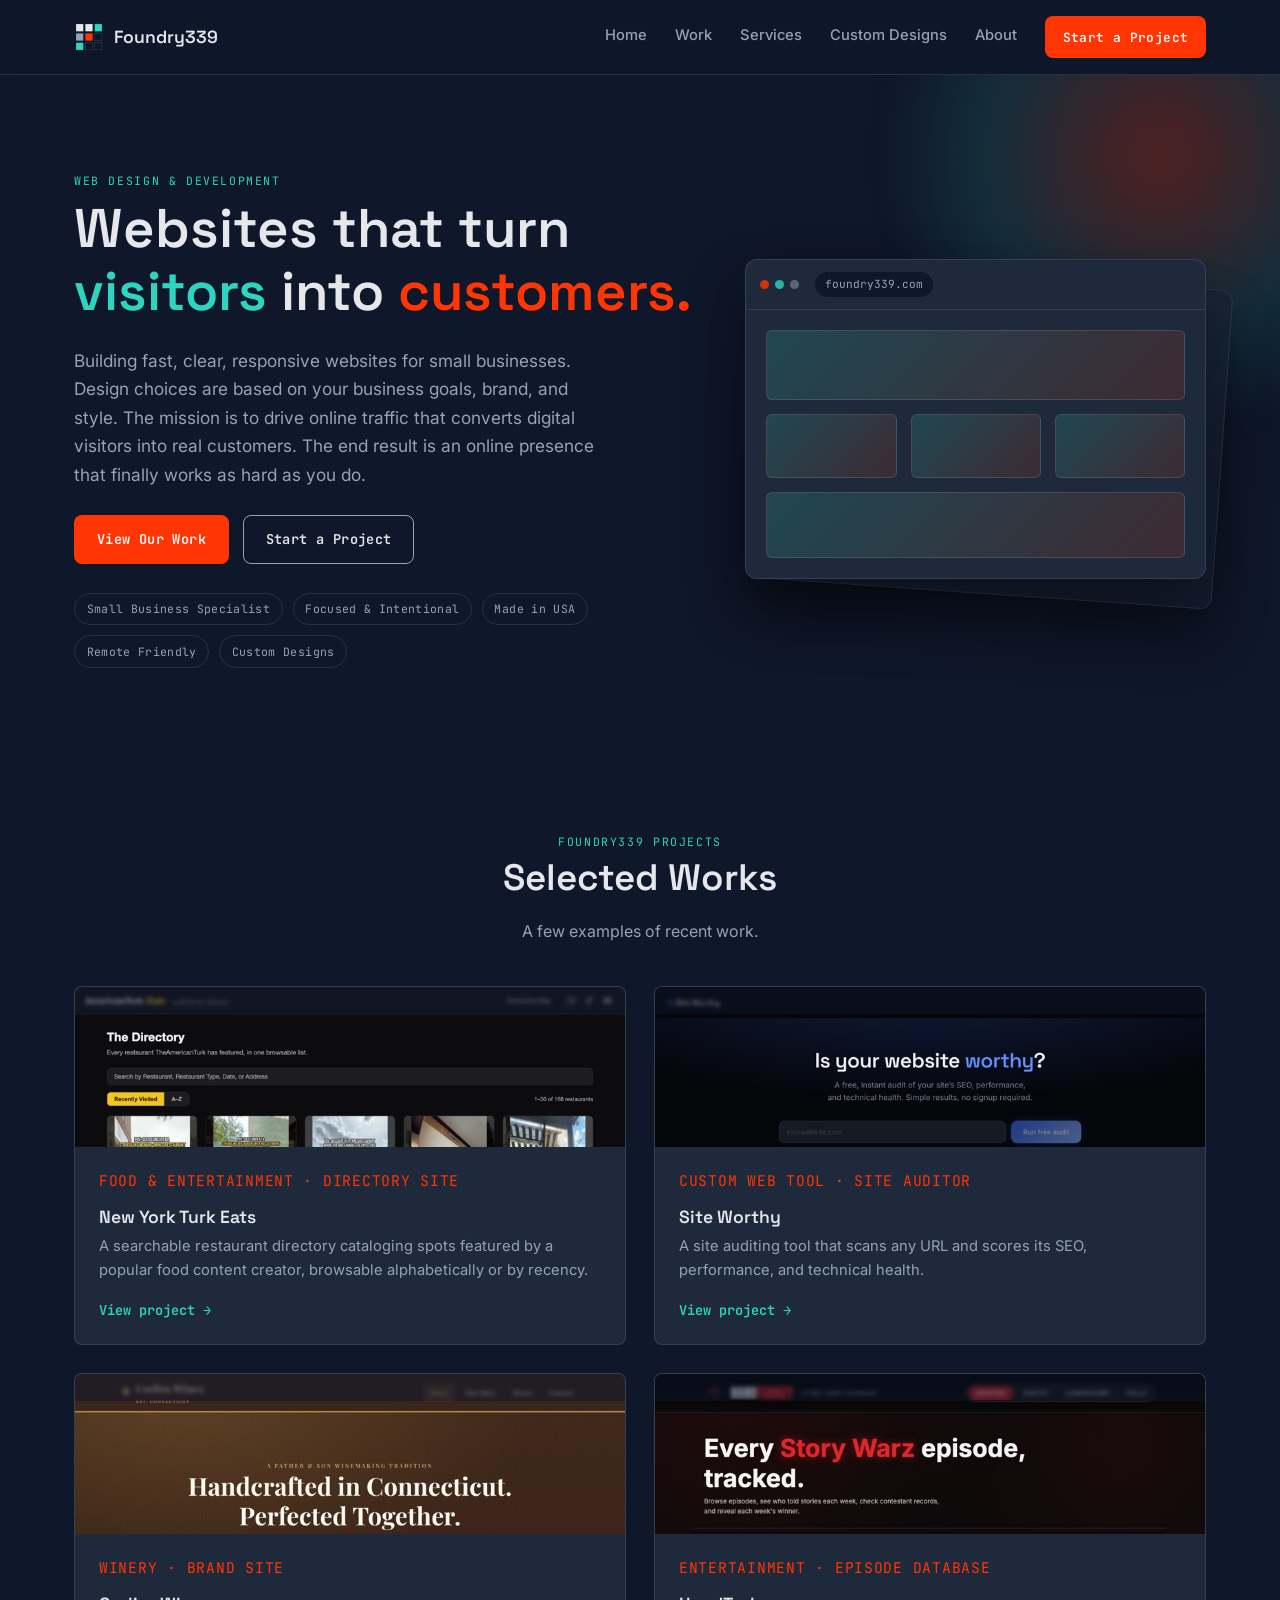
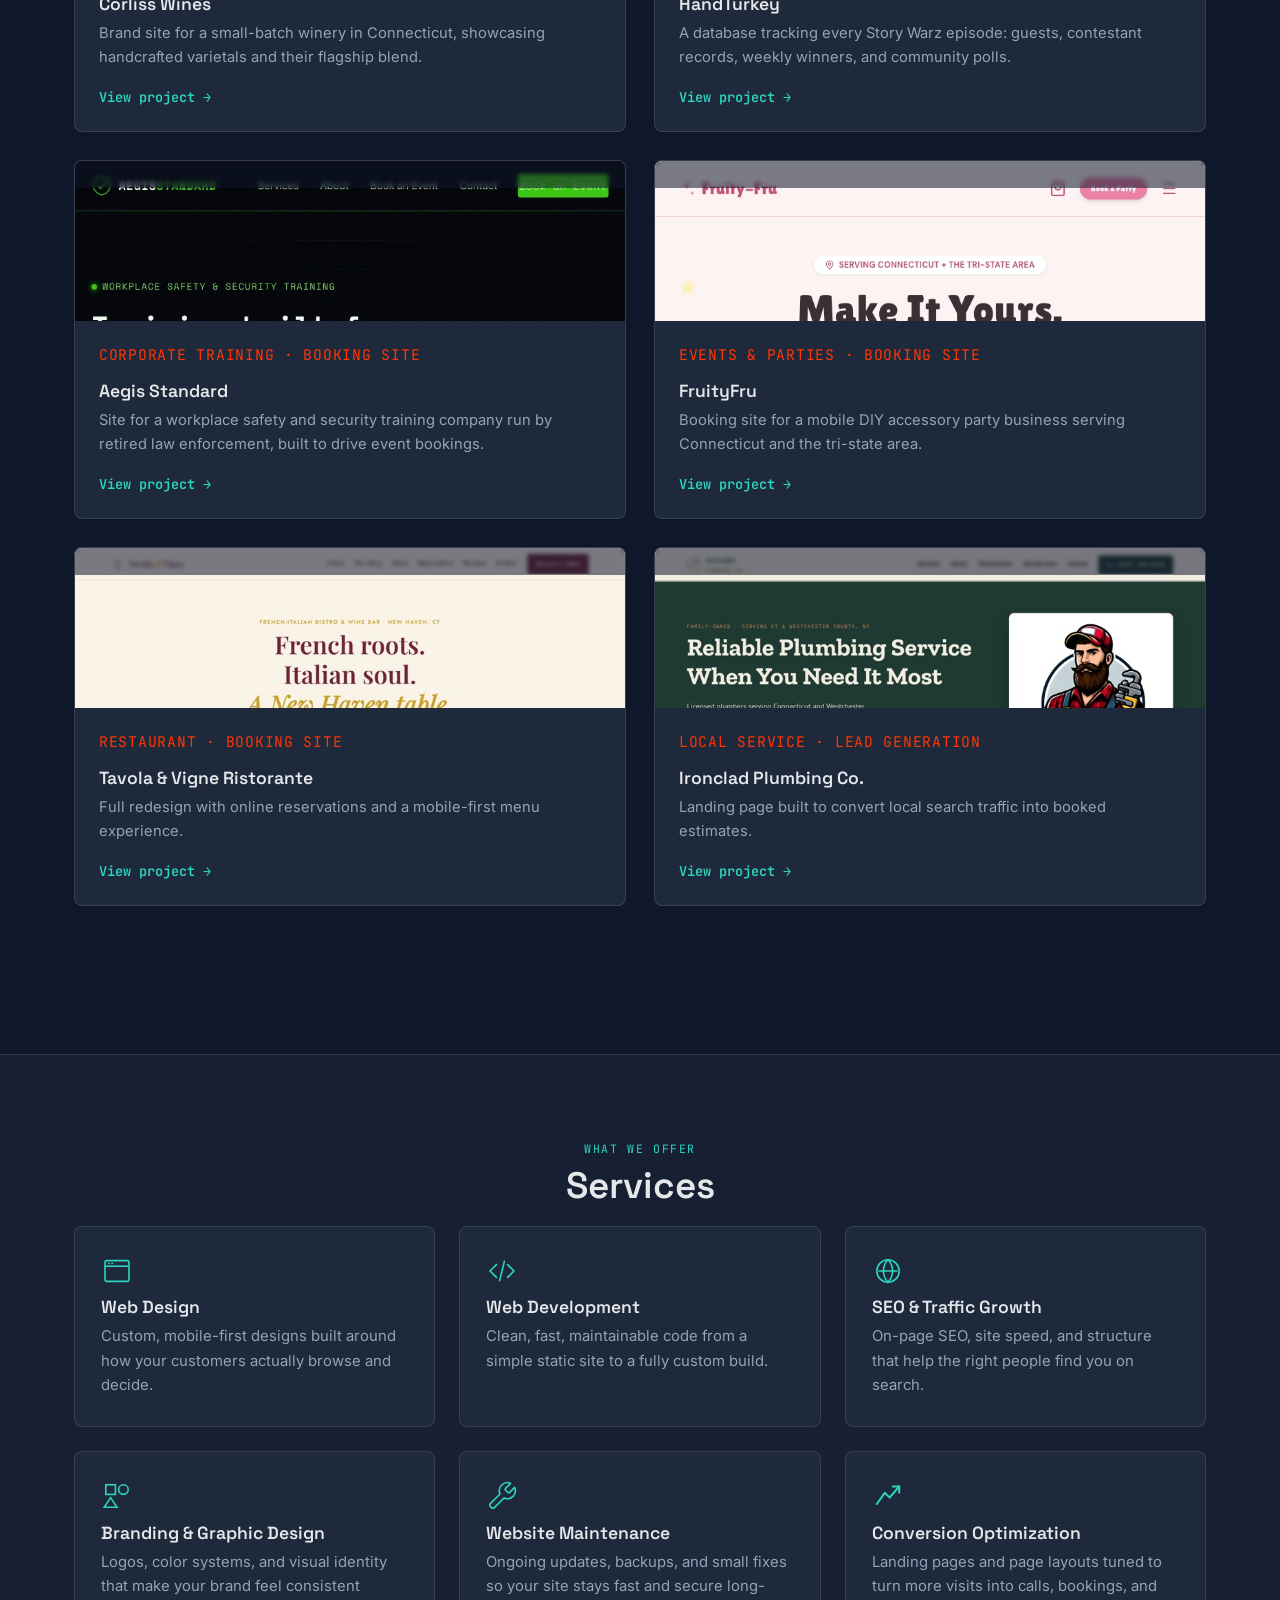
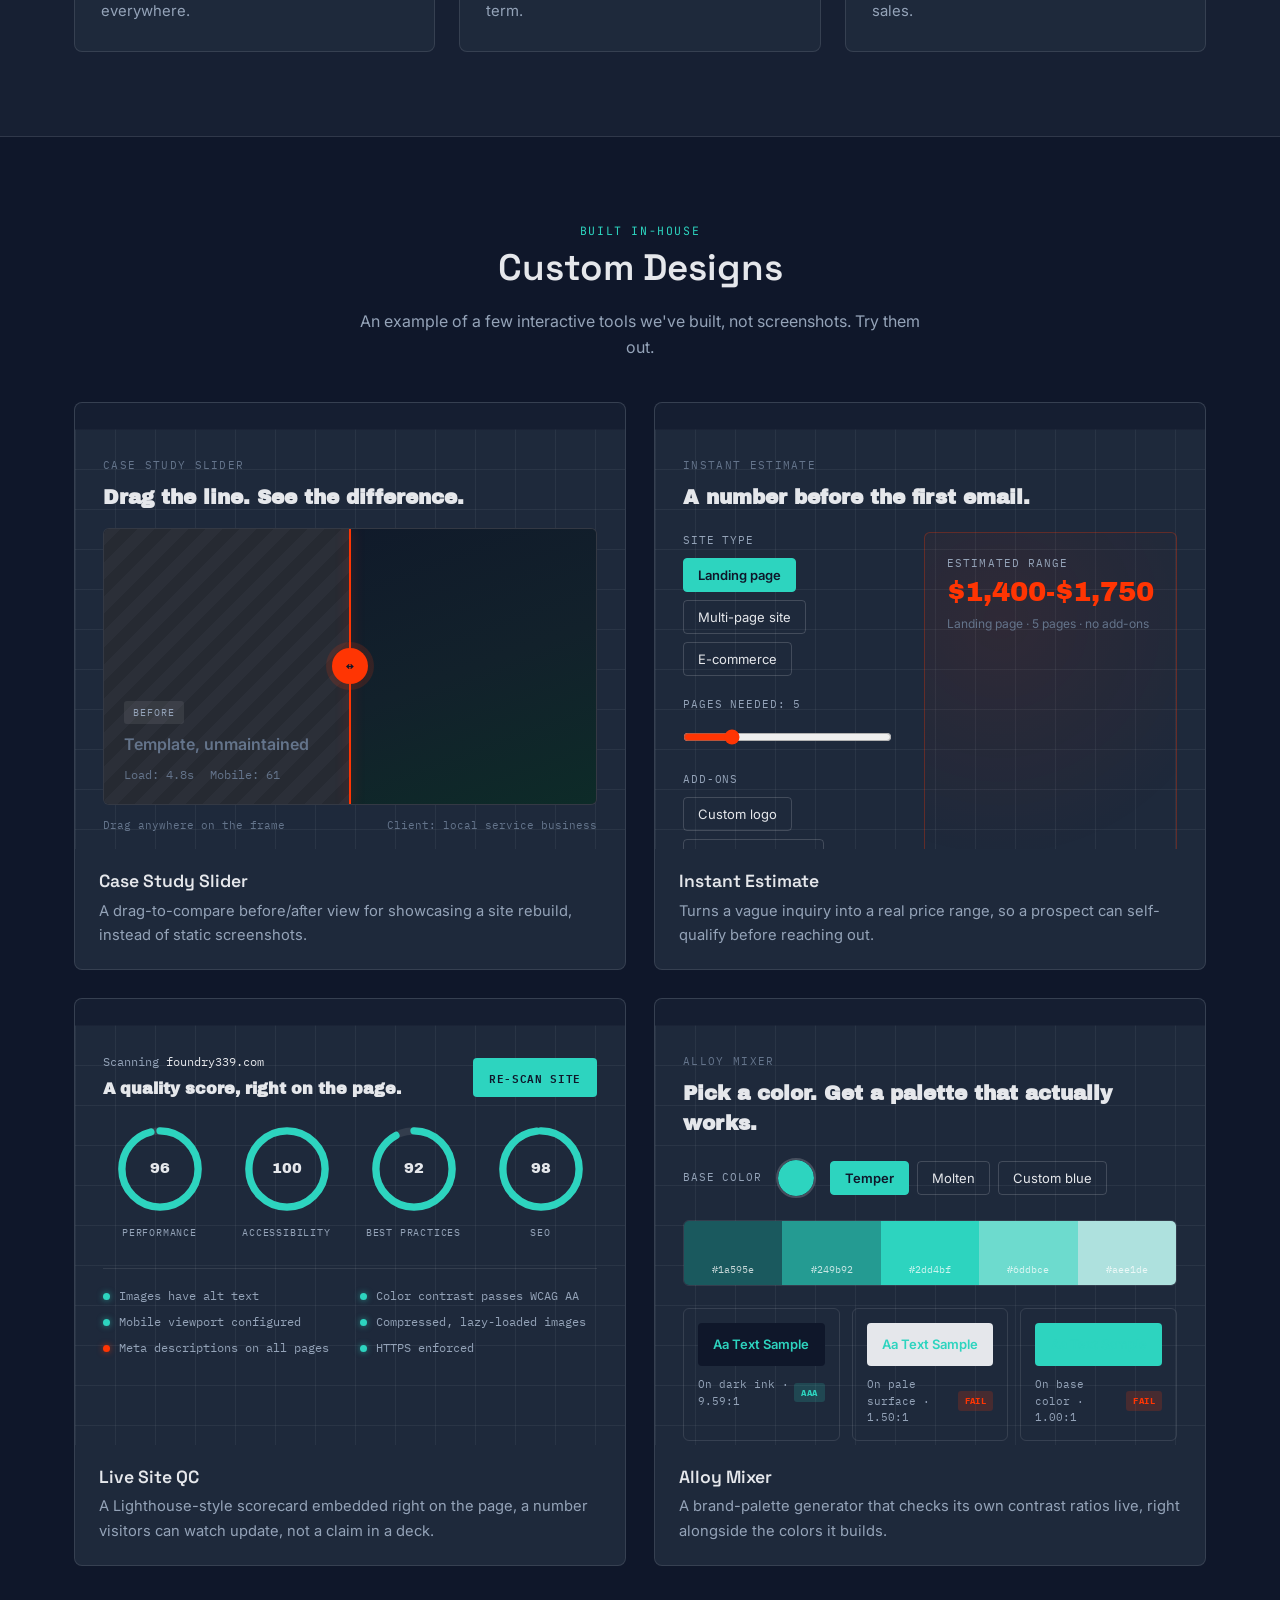
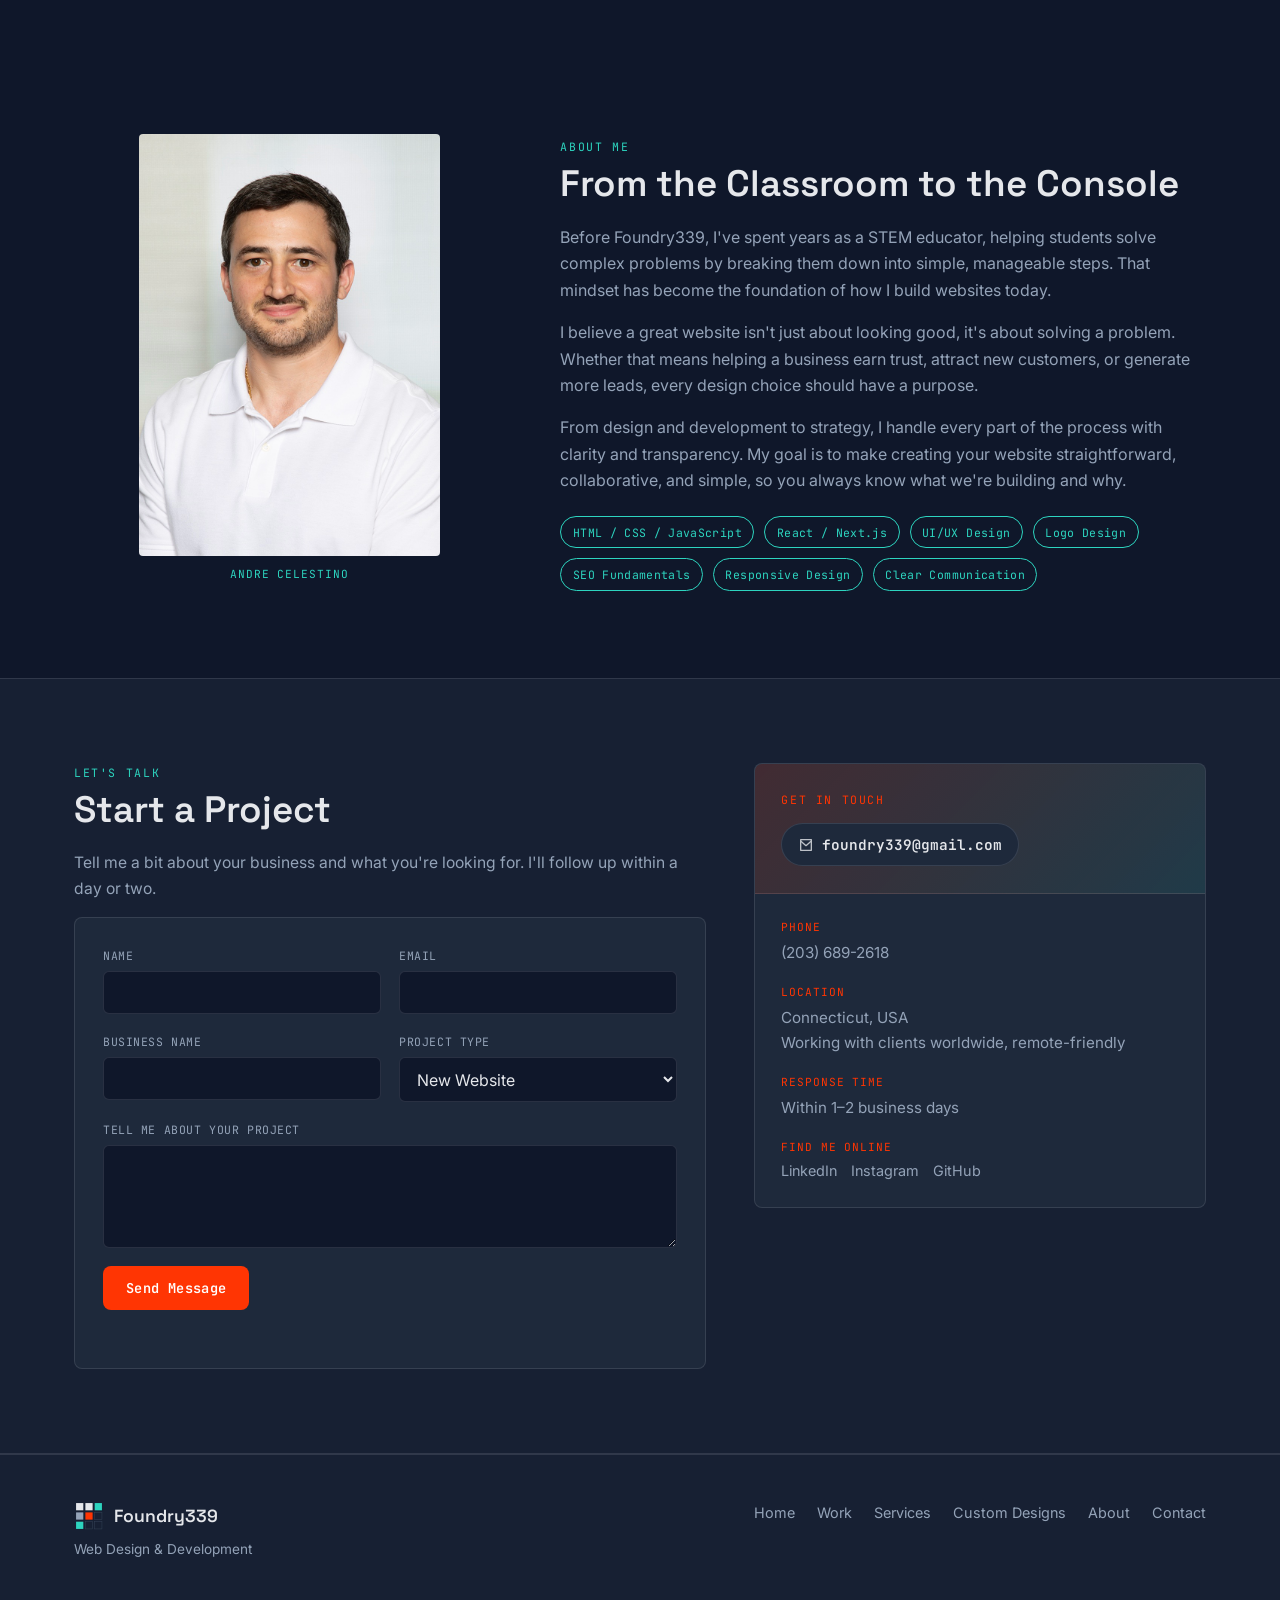
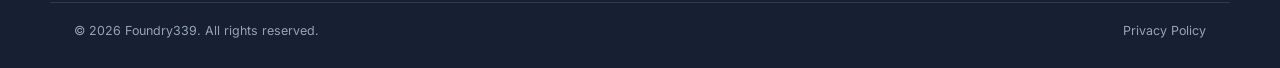
<file: index.html>
<!DOCTYPE html>
<html lang="en">
<head>
<meta charset="UTF-8">
<meta name="viewport" content="width=device-width, initial-scale=1.0">
<meta name="robots" content="index, follow, max-image-preview:large">
<title>Foundry339 | Web Design &amp; Development</title>
<meta name="description" content="Foundry339 designs and builds websites that turn visitors into customers. Web design, development, branding, and SEO - based in Connecticut, working with clients everywhere.">

<meta property="og:type" content="website">
<meta property="og:site_name" content="Foundry339">
<meta property="og:title" content="Foundry339 - Websites that turn visitors into customers">
<meta property="og:description" content="Foundry339 designs and builds websites that turn visitors into customers. Web design, development, branding, and SEO - based in Connecticut, working with clients everywhere.">
<meta property="og:url" content="https://foundry339.com/">
<meta property="og:locale" content="en_US">
<meta property="og:image" content="https://foundry339.com/img/og-image.jpg">
<meta property="og:image:width" content="1200">
<meta property="og:image:height" content="630">

<meta name="twitter:card" content="summary_large_image">
<meta name="twitter:title" content="Foundry339 - Websites that turn visitors into customers">
<meta name="twitter:description" content="Foundry339 designs and builds websites that turn visitors into customers. Web design, development, branding, and SEO - based in Connecticut, working with clients everywhere.">
<meta name="twitter:image" content="https://foundry339.com/img/og-image.jpg">

<link rel="icon" href="/favicon.ico" sizes="48x48">
<link rel="icon" type="image/svg+xml" href="/img/favicon.svg">
<link rel="icon" type="image/png" sizes="96x96" href="/img/favicon-96.png">
<link rel="icon" type="image/png" sizes="192x192" href="/img/favicon-192.png">
<link rel="apple-touch-icon" href="/img/apple-touch-icon.png">
<link rel="canonical" href="https://foundry339.com/">
<link rel="preconnect" href="https://fonts.googleapis.com">
<link rel="preconnect" href="https://fonts.gstatic.com" crossorigin>
<link href="https://fonts.googleapis.com/css2?family=Space+Grotesk:wght@500;600;700&family=Inter:wght@400;500;600&family=JetBrains+Mono:wght@500;600&display=swap" rel="stylesheet">
<link rel="stylesheet" href="css/styles.css">
<script type="application/ld+json">
{
  "@context": "https://schema.org",
  "@graph": [
    {
      "@type": "WebSite",
      "@id": "https://foundry339.com/#website",
      "url": "https://foundry339.com/",
      "name": "Foundry339",
      "publisher": { "@id": "https://foundry339.com/#business" }
    },
    {
      "@type": "ProfessionalService",
      "@id": "https://foundry339.com/#business",
      "name": "Foundry339",
      "url": "https://foundry339.com/",
      "logo": "https://foundry339.com/img/foundry339-logo.svg",
      "image": "https://foundry339.com/img/og-image.jpg",
      "telephone": "+12036892618",
      "email": "foundry339@gmail.com",
      "description": "Foundry339 designs and builds websites that turn visitors into customers. Web design, development, branding, and SEO - based in Connecticut, working with clients everywhere.",
      "address": {
        "@type": "PostalAddress",
        "addressRegion": "CT",
        "addressCountry": "US"
      },
      "areaServed": [
        { "@type": "State", "name": "Connecticut" },
        { "@type": "Country", "name": "United States" }
      ],
      "founder": {
        "@type": "Person",
        "name": "Andre Celestino",
        "sameAs": "https://www.linkedin.com/in/andre-celestino-69a102426"
      },
      "knowsAbout": ["Web design", "Web development", "Search engine optimization", "Branding", "Conversion optimization"],
      "hasOfferCatalog": {
        "@type": "OfferCatalog",
        "name": "Foundry339 Services",
        "itemListElement": [
          { "@type": "Offer", "itemOffered": { "@type": "Service", "name": "Web Design", "description": "Custom, mobile-first website designs built around how customers browse and decide." } },
          { "@type": "Offer", "itemOffered": { "@type": "Service", "name": "Web Development", "description": "Clean, fast, maintainable code from a simple static site to a fully custom build." } },
          { "@type": "Offer", "itemOffered": { "@type": "Service", "name": "SEO & Traffic Growth", "description": "On-page SEO, site speed, and structure that help the right people find you on search." } },
          { "@type": "Offer", "itemOffered": { "@type": "Service", "name": "Branding & Graphic Design", "description": "Logos, color systems, and visual identity that stay consistent everywhere." } },
          { "@type": "Offer", "itemOffered": { "@type": "Service", "name": "Website Maintenance", "description": "Ongoing updates, backups, and small fixes so your site stays fast and secure." } },
          { "@type": "Offer", "itemOffered": { "@type": "Service", "name": "Conversion Optimization", "description": "Landing pages and layouts tuned to turn more visits into calls, bookings, and sales." } }
        ]
      },
      "sameAs": [
        "https://www.linkedin.com/in/andre-celestino-69a102426",
        "https://www.instagram.com/foundry339/",
        "https://github.com/Foundry339/"
      ]
    }
  ]
}
</script>
<!-- Cloudflare Web Analytics -->
<script type='module' src='https://static.cloudflareinsights.com/beacon.min.js' data-cf-beacon='{"token": "7a3e0d2d3dc842f7b5a6400a99b3451f"}'></script>
<!-- End Cloudflare Web Analytics -->
</head>
<body>

<!-- ============ HEADER ============ -->
<header class="site-header">
  <div class="wrap header-inner">
    <a href="#home" class="brand">
      <img class="brand-mark" src="img/foundry339-logo.svg" alt="" aria-hidden="true" width="30" height="30">
      <span class="brand-text">Foundry339</span>
    </a>

    <nav class="main-nav" id="main-nav">
      <a href="#home">Home</a>
      <a href="#work">Work</a>
      <a href="#services">Services</a>
      <a href="#custom-designs">Custom Designs</a>
      <a href="#about">About</a>
    </nav>

    <a href="#contact" class="btn btn-accent header-cta">Start a Project</a>

    <button class="nav-toggle" id="nav-toggle" aria-label="Toggle navigation" aria-expanded="false" aria-controls="main-nav">
      <span></span><span></span><span></span>
    </button>
  </div>
</header>

<main>

  <!-- ============ HOME / HERO ============ -->
  <section class="hero" id="home">
    <div class="hero-glow" aria-hidden="true"></div>
    <div class="wrap hero-inner">
      <div class="hero-copy">
        <p class="eyebrow">Web Design &amp; Development</p>
        <h1>Websites that turn <span class="text-accent-teal">visitors</span> into <span class="text-accent-orange">customers.</span></h1>
        <p class="hero-sub">Building fast, clear, responsive websites for small businesses. Design choices are based on your business goals, brand, and style. The mission is to drive online traffic that converts digital visitors into real customers. The end result is an online presence that finally works as hard as you do.</p>
        <div class="hero-actions">
          <a href="#work" class="btn btn-accent btn-large">View Our Work</a>
          <a href="#contact" class="btn btn-outline btn-large">Start a Project</a>
        </div>
        <div class="hero-value-row">
          <span class="value-chip">Small Business Specialist</span>
          <span class="value-chip">Focused &amp; Intentional</span>
          <span class="value-chip">Made in USA</span>
          <span class="value-chip">Remote Friendly</span>
          <span class="value-chip">Custom Designs</span>
        </div>
      </div>

      <div class="hero-visual" aria-hidden="true">
        <div class="browser-mock browser-mock-back"></div>
        <div class="browser-mock browser-mock-front">
          <div class="browser-chrome">
            <span></span><span></span><span></span>
            <div class="browser-address">foundry339.com</div>
          </div>
          <div class="browser-body">
            <div class="mock-block mock-block-wide"></div>
            <div class="mock-block-row">
              <div class="mock-block"></div>
              <div class="mock-block"></div>
              <div class="mock-block"></div>
            </div>
            <div class="mock-block mock-block-wide mock-block-short"></div>
          </div>
        </div>
      </div>
    </div>
  </section>

  <!-- ============ WORK / PORTFOLIO ============ -->
  <section class="section" id="work">
    <div class="wrap">
      <p class="eyebrow eyebrow-center">Foundry339 Projects</p>
      <h2 class="section-title">Selected Works</h2>
      <p class="section-sub">A few examples of recent work.

      <div class="portfolio-grid">

        <article class="portfolio-card">
          <div class="portfolio-thumb portfolio-thumb-3">
            <img src="img/portfolio-turkeats.jpg" alt="Screenshot of the New York Turk Eats website, designed and built by Foundry339" loading="lazy" width="800" height="500">
            <div class="browser-chrome browser-chrome-small"><span></span><span></span><span></span></div>
          </div>
          <div class="portfolio-body">
            <p class="portfolio-tag">Food &amp; Entertainment &middot; Directory Site</p>
            <h3>New York Turk Eats</h3>
            <p>A searchable restaurant directory cataloging spots featured by a popular food content creator, browsable alphabetically or by recency.</p>
            <a href="https://newyorkturkeats.com" class="text-link" target="_blank" rel="noopener noreferrer">View project &rarr;</a>
          </div>
        </article>

        <article class="portfolio-card">
          <div class="portfolio-thumb portfolio-thumb-6">
            <img src="img/portfolio-siteworthy.jpg" alt="Screenshot of the Site Worthy website, designed and built by Foundry339" loading="lazy" width="800" height="500">
            <div class="browser-chrome browser-chrome-small"><span></span><span></span><span></span></div>
          </div>
          <div class="portfolio-body">
            <p class="portfolio-tag">Custom Web Tool &middot; Site Auditor</p>
            <h3>Site Worthy</h3>
            <p>A site auditing tool that scans any URL and scores its SEO, performance, and technical health.</p>
            <a href="https://site-worthy.vercel.app/" class="text-link" target="_blank" rel="noopener noreferrer">View project &rarr;</a>
          </div>
        </article>

        <article class="portfolio-card">
          <div class="portfolio-thumb portfolio-thumb-4">
            <img src="img/portfolio-corliss.jpg" alt="Screenshot of the Corliss Wines website, designed and built by Foundry339" loading="lazy" width="800" height="500">
            <div class="browser-chrome browser-chrome-small"><span></span><span></span><span></span></div>
          </div>
          <div class="portfolio-body">
            <p class="portfolio-tag">Winery &middot; Brand Site</p>
            <h3>Corliss Wines</h3>
            <p>Brand site for a small-batch winery in Connecticut, showcasing handcrafted varietals and their flagship blend.</p>
            <a href="https://foundry339.github.io/corliss-wines/" class="text-link" target="_blank" rel="noopener noreferrer">View project &rarr;</a>
          </div>
        </article>

        <article class="portfolio-card">
          <div class="portfolio-thumb portfolio-thumb-5">
            <img src="img/portfolio-handturkey.jpg" alt="Screenshot of the HandTurkey Story Warz database website, designed and built by Foundry339" loading="lazy" width="800" height="500">
            <div class="browser-chrome browser-chrome-small"><span></span><span></span><span></span></div>
          </div>
          <div class="portfolio-body">
            <p class="portfolio-tag">Entertainment &middot; Episode Database</p>
            <h3>HandTurkey</h3>
            <p>A database tracking every Story Warz episode: guests, contestant records, weekly winners, and community polls.</p>
            <a href="https://handturkey.org" class="text-link" target="_blank" rel="noopener noreferrer">View project &rarr;</a>
          </div>
        </article>

        <article class="portfolio-card">
          <div class="portfolio-thumb portfolio-thumb-7">
            <img src="img/portfolio-aegisstandard.jpg" alt="Screenshot of the Aegis Standard website, designed and built by Foundry339" loading="lazy" width="800" height="500">
            <div class="browser-chrome browser-chrome-small"><span></span><span></span><span></span></div>
          </div>
          <div class="portfolio-body">
            <p class="portfolio-tag">Corporate Training &middot; Booking Site</p>
            <h3>Aegis Standard</h3>
            <p>Site for a workplace safety and security training company run by retired law enforcement, built to drive event bookings.</p>
            <a href="https://foundry339.github.io/aegis-standard/" class="text-link" target="_blank" rel="noopener noreferrer">View project &rarr;</a>
          </div>
        </article>

        <article class="portfolio-card">
          <div class="portfolio-thumb portfolio-thumb-8">
            <img src="img/portfolio-fruityfru.jpg" alt="Screenshot of the FruityFru website, designed and built by Foundry339" loading="lazy" width="800" height="500">
            <div class="browser-chrome browser-chrome-small"><span></span><span></span><span></span></div>
          </div>
          <div class="portfolio-body">
            <p class="portfolio-tag">Events &amp; Parties &middot; Booking Site</p>
            <h3>FruityFru</h3>
            <p>Booking site for a mobile DIY accessory party business serving Connecticut and the tri-state area.</p>
            <a href="https://fruity-fru.vercel.app/" class="text-link" target="_blank" rel="noopener noreferrer">View project &rarr;</a>
          </div>
        </article>

        <article class="portfolio-card">
          <div class="portfolio-thumb portfolio-thumb-1">
            <img src="img/portfolio-tavolavigne.jpg" alt="Screenshot of the Tavola & Vigne Ristorante website, designed and built by Foundry339" loading="lazy" width="800" height="500">
            <div class="browser-chrome browser-chrome-small"><span></span><span></span><span></span></div>
          </div>
          <div class="portfolio-body">
            <p class="portfolio-tag">Restaurant &middot; Booking Site</p>
            <h3>Tavola & Vigne Ristorante</h3>
            <p>Full redesign with online reservations and a mobile-first menu experience.</p>
            <a href="https://foundry339.github.io/TavolaVigne/" class="text-link" target="_blank" rel="noopener noreferrer">View project &rarr;</a>
          </div>
        </article>

        <article class="portfolio-card">
          <div class="portfolio-thumb portfolio-thumb-2">
            <img src="img/portfolio-ironclad.jpg" alt="Screenshot of the Ironclad Plumbing Co. website, designed and built by Foundry339" loading="lazy" width="800" height="500">
            <div class="browser-chrome browser-chrome-small"><span></span><span></span><span></span></div>
          </div>
          <div class="portfolio-body">
            <p class="portfolio-tag">Local Service &middot; Lead Generation</p>
            <h3>Ironclad Plumbing Co.</h3>
            <p>Landing page built to convert local search traffic into booked estimates.</p>
            <a href="https://foundry339.github.io/IroncladPlumbing/" class="text-link" target="_blank" rel="noopener noreferrer">View project &rarr;</a>
          </div>
        </article>

      </div>
    </div>
  </section>

  <!-- ============ SERVICES ============ -->
  <section class="section section-tinted" id="services">
    <div class="wrap">
      <p class="eyebrow eyebrow-center">What We Offer</p>
      <h2 class="section-title">Services</h2>

      <div class="services-grid">

        <article class="service-card">
          <svg class="service-icon" viewBox="0 0 40 40" aria-hidden="true"><rect x="5" y="7" width="30" height="26" rx="2" fill="none" stroke="currentColor" stroke-width="2"/><path d="M5 14h30" stroke="currentColor" stroke-width="2"/><circle cx="10" cy="10.5" r="1.2" fill="currentColor"/><circle cx="14" cy="10.5" r="1.2" fill="currentColor"/></svg>
          <h3>Web Design</h3>
          <p>Custom, mobile-first designs built around how your customers actually browse and decide.</p>
        </article>

        <article class="service-card">
          <svg class="service-icon" viewBox="0 0 40 40" aria-hidden="true"><path d="M13 12 L5 20 L13 28M27 12 L35 20 L27 28M23 8 L17 32" stroke="currentColor" stroke-width="2" fill="none" stroke-linecap="round" stroke-linejoin="round"/></svg>
          <h3>Web Development</h3>
          <p>Clean, fast, maintainable code from a simple static site to a fully custom build.</p>
        </article>

        <article class="service-card">
          <svg class="service-icon" viewBox="0 0 40 40" aria-hidden="true"><circle cx="20" cy="20" r="14" fill="none" stroke="currentColor" stroke-width="2"/><path d="M8 20h24M20 6a20 20 0 0 1 0 28 20 20 0 0 1 0-28z" stroke="currentColor" stroke-width="2" fill="none"/></svg>
          <h3>SEO &amp; Traffic Growth</h3>
          <p>On-page SEO, site speed, and structure that help the right people find you on search.</p>
        </article>

        <article class="service-card">
          <svg class="service-icon" viewBox="0 0 40 40" aria-hidden="true"><rect x="6" y="6" width="12" height="12" fill="none" stroke="currentColor" stroke-width="2"/><circle cx="28" cy="12" r="6" fill="none" stroke="currentColor" stroke-width="2"/><polygon points="12,22 20,34 4,34" fill="none" stroke="currentColor" stroke-width="2"/></svg>
          <h3>Branding &amp; Graphic Design</h3>
          <p>Logos, color systems, and visual identity that make your brand feel consistent everywhere.</p>
        </article>

        <article class="service-card">
          <svg class="service-icon" viewBox="0 0 40 40" aria-hidden="true"><path d="M24.5 10.5a1.67 1.67 0 0 0 0 2.33l2.67 2.67a1.67 1.67 0 0 0 2.33 0l6.28-6.28a10 10 0 0 1-13.23 13.23l-11.52 11.52a3.53 3.53 0 0 1-5-5l11.52-11.52a10 10 0 0 1 13.23-13.23z" fill="none" stroke="currentColor" stroke-width="2" stroke-linecap="round" stroke-linejoin="round"/></svg>
          <h3>Website Maintenance</h3>
          <p>Ongoing updates, backups, and small fixes so your site stays fast and secure long-term.</p>
        </article>

        <article class="service-card">
          <svg class="service-icon" viewBox="0 0 40 40" aria-hidden="true"><path d="M6 30 L16 16 L22 22 L34 8" stroke="currentColor" stroke-width="2.5" fill="none" stroke-linecap="round" stroke-linejoin="round"/><path d="M26 8h8v8" stroke="currentColor" stroke-width="2.5" fill="none" stroke-linecap="round" stroke-linejoin="round"/></svg>
          <h3>Conversion Optimization</h3>
          <p>Landing pages and page layouts tuned to turn more visits into calls, bookings, and sales.</p>
        </article>

      </div>
    </div>
  </section>

  <!-- ============ CUSTOM DESIGNS ============ -->
  <section class="section" id="custom-designs">
    <div class="wrap">
      <p class="eyebrow eyebrow-center">Built In-House</p>
      <h2 class="section-title">Custom Designs</h2>
      <p class="section-sub">An example of a few interactive tools we've built, not screenshots. Try them out.</p>

      <div class="custom-grid">

        <article class="custom-card">
          <div class="custom-frame">
            <div class="browser-chrome browser-chrome-small"><span></span><span></span><span></span></div>
            <iframe src="tools/case-study-slider.html" title="Case Study Slider tool" loading="lazy"></iframe>
          </div>
          <div class="custom-body">
            <h3>Case Study Slider</h3>
            <p>A drag-to-compare before/after view for showcasing a site rebuild, instead of static screenshots.</p>
          </div>
        </article>

        <article class="custom-card">
          <div class="custom-frame">
            <div class="browser-chrome browser-chrome-small"><span></span><span></span><span></span></div>
            <iframe src="tools/instant-quote.html" title="Instant Estimate tool" loading="lazy"></iframe>
          </div>
          <div class="custom-body">
            <h3>Instant Estimate</h3>
            <p>Turns a vague inquiry into a real price range, so a prospect can self-qualify before reaching out.</p>
          </div>
        </article>

        <article class="custom-card">
          <div class="custom-frame">
            <div class="browser-chrome browser-chrome-small"><span></span><span></span><span></span></div>
            <iframe src="tools/qc-scorecard.html" title="Live Site QC tool" loading="lazy"></iframe>
          </div>
          <div class="custom-body">
            <h3>Live Site QC</h3>
            <p>A Lighthouse-style scorecard embedded right on the page, a number visitors can watch update, not a claim in a deck.</p>
          </div>
        </article>

        <article class="custom-card">
          <div class="custom-frame">
            <div class="browser-chrome browser-chrome-small"><span></span><span></span><span></span></div>
            <iframe src="tools/alloy-mixer.html" title="Alloy Mixer tool" loading="lazy"></iframe>
          </div>
          <div class="custom-body">
            <h3>Alloy Mixer</h3>
            <p>A brand-palette generator that checks its own contrast ratios live, right alongside the colors it builds.</p>
          </div>
        </article>

      </div>
    </div>
  </section>

  <!-- ============ ABOUT ============ -->
  <section class="section" id="about">
    <div class="wrap about-grid">
      <div class="about-portrait">
        <img src="img/founder-headshot.jpeg" alt="Andre Celestino, founder of Foundry339" class="portrait-photo" loading="lazy" decoding="async" width="800" height="1120">
        <p class="portrait-caption">Andre Celestino</p>
      </div>

      <div class="about-copy">
        <p class="eyebrow">About Me</p>
        <h2 class="section-title">From the Classroom to the Console</h2>
        <p>Before Foundry339, I've spent years as a STEM educator, helping students solve complex problems by breaking them down into simple, manageable steps. That mindset has become the foundation of how I build websites today.</p>
        <p>I believe a great website isn't just about looking good, it's about solving a problem. Whether that means helping a business earn trust, attract new customers, or generate more leads, every design choice should have a purpose.</p>
        <p>From design and development to strategy, I handle every part of the process with clarity and transparency. My goal is to make creating your website straightforward, collaborative, and simple, so you always know what we're building and why.</p>

        <div class="badge-row">
          <span class="badge">HTML / CSS / JavaScript</span>
          <span class="badge">React / Next.js</span>
          <span class="badge">UI/UX Design</span>
          <span class="badge">Logo Design</span>
          <span class="badge">SEO Fundamentals</span>
          <span class="badge">Responsive Design</span>
          <span class="badge">Clear Communication</span>
        </div>
      </div>

    </div>
  </section>

  <!-- ============ CONTACT ============ -->
  <section class="section section-tinted" id="contact">
    <div class="wrap contact-grid">
      <div class="contact-form-wrap">
        <p class="eyebrow">Let's Talk</p>
        <h2 class="section-title">Start a Project</h2>
        <p class="contact-intro">Tell me a bit about your business and what you're looking for. I'll follow up within a day or two.</p>

        <form id="quote-form" name="quote-form" method="POST" action="https://formspree.io/f/meeyvqrg" novalidate>
          <p style="display:none;" aria-hidden="true">
            <label>Leave this field blank: <input name="_gotcha" tabindex="-1" autocomplete="off"></label>
          </p>
          <div class="form-row form-row-split">
            <div>
              <label for="name">Name</label>
              <input type="text" id="name" name="name" required>
            </div>
            <div>
              <label for="email">Email</label>
              <input type="email" id="email" name="email" required>
            </div>
          </div>
          <div class="form-row form-row-split">
            <div>
              <label for="business">Business Name</label>
              <input type="text" id="business" name="business">
            </div>
            <div>
              <label for="project-type">Project Type</label>
              <select id="project-type" name="project-type">
                <option>New Website</option>
                <option>Website Redesign</option>
                <option>Branding &amp; Graphic Design</option>
                <option>SEO / Traffic Growth</option>
                <option>Ongoing Maintenance</option>
                <option>Not Sure Yet</option>
              </select>
            </div>
          </div>
          <div class="form-row">
            <label for="message">Tell me about your project</label>
            <textarea id="message" name="message" rows="4"></textarea>
          </div>
          <button type="submit" class="btn btn-accent btn-large">Send Message</button>
          <p class="form-note" id="form-note" role="status"></p>
        </form>
      </div>

      <aside class="contact-card">
        <div class="contact-card-top">
          <p class="eyebrow eyebrow-on-dark">Get In Touch</p>
          <a href="mailto:foundry339@gmail.com" class="contact-email-pill">
            <svg viewBox="0 0 24 24" width="16" height="16" fill="none" stroke="currentColor" stroke-width="2" stroke-linecap="round" stroke-linejoin="round" aria-hidden="true"><path d="M4 4h16v16H4z"/><path d="m4 6 8 7 8-7"/></svg>
            foundry339@gmail.com
          </a>
        </div>
        <dl class="contact-details">
          <div>
            <dt>Phone</dt>
            <dd><a href="tel:+12036892618">(203) 689-2618</a></dd>
          </div>
          <div>
            <dt>Location</dt>
            <dd>Connecticut, USA<br>Working with clients worldwide, remote-friendly</dd>
          </div>
          <div>
            <dt>Response Time</dt>
            <dd>Within 1–2 business days</dd>
          </div>
          <div>
            <dt>Find Me Online</dt>
            <dd class="social-links">
              <a href="https://www.linkedin.com/in/andre-celestino-69a102426" target="_blank" rel="noopener noreferrer">LinkedIn</a>
              <a href="https://www.instagram.com/foundry339/" target="_blank" rel="noopener noreferrer">Instagram</a>
              <a href="https://github.com/Foundry339/" target="_blank" rel="noopener noreferrer">GitHub</a>
            </dd>
          </div>
        </dl>
      </aside>
    </div>
  </section>

</main>

<!-- ============ FOOTER ============ -->
<footer class="site-footer">
  <div class="wrap footer-inner">
    <div class="footer-brand">
      <div class="footer-brand-row">
        <img class="brand-mark" src="img/foundry339-logo.svg" alt="" aria-hidden="true" width="30" height="30">
        <span class="brand-text">Foundry339</span>
      </div>
      <p>Web Design &amp; Development</p>
    </div>
    <nav class="footer-nav">
      <a href="#home">Home</a>
      <a href="#work">Work</a>
      <a href="#services">Services</a>
      <a href="#custom-designs">Custom Designs</a>
      <a href="#about">About</a>
      <a href="#contact">Contact</a>
    </nav>
  </div>
  <div class="wrap footer-bottom">
    <p>&copy; <span id="year"></span> Foundry339. All rights reserved.</p>
    <a href="privacy-policy.html">Privacy Policy</a>
  </div>
</footer>

<script src="js/main.js"></script>
</body>
</html>
</file>
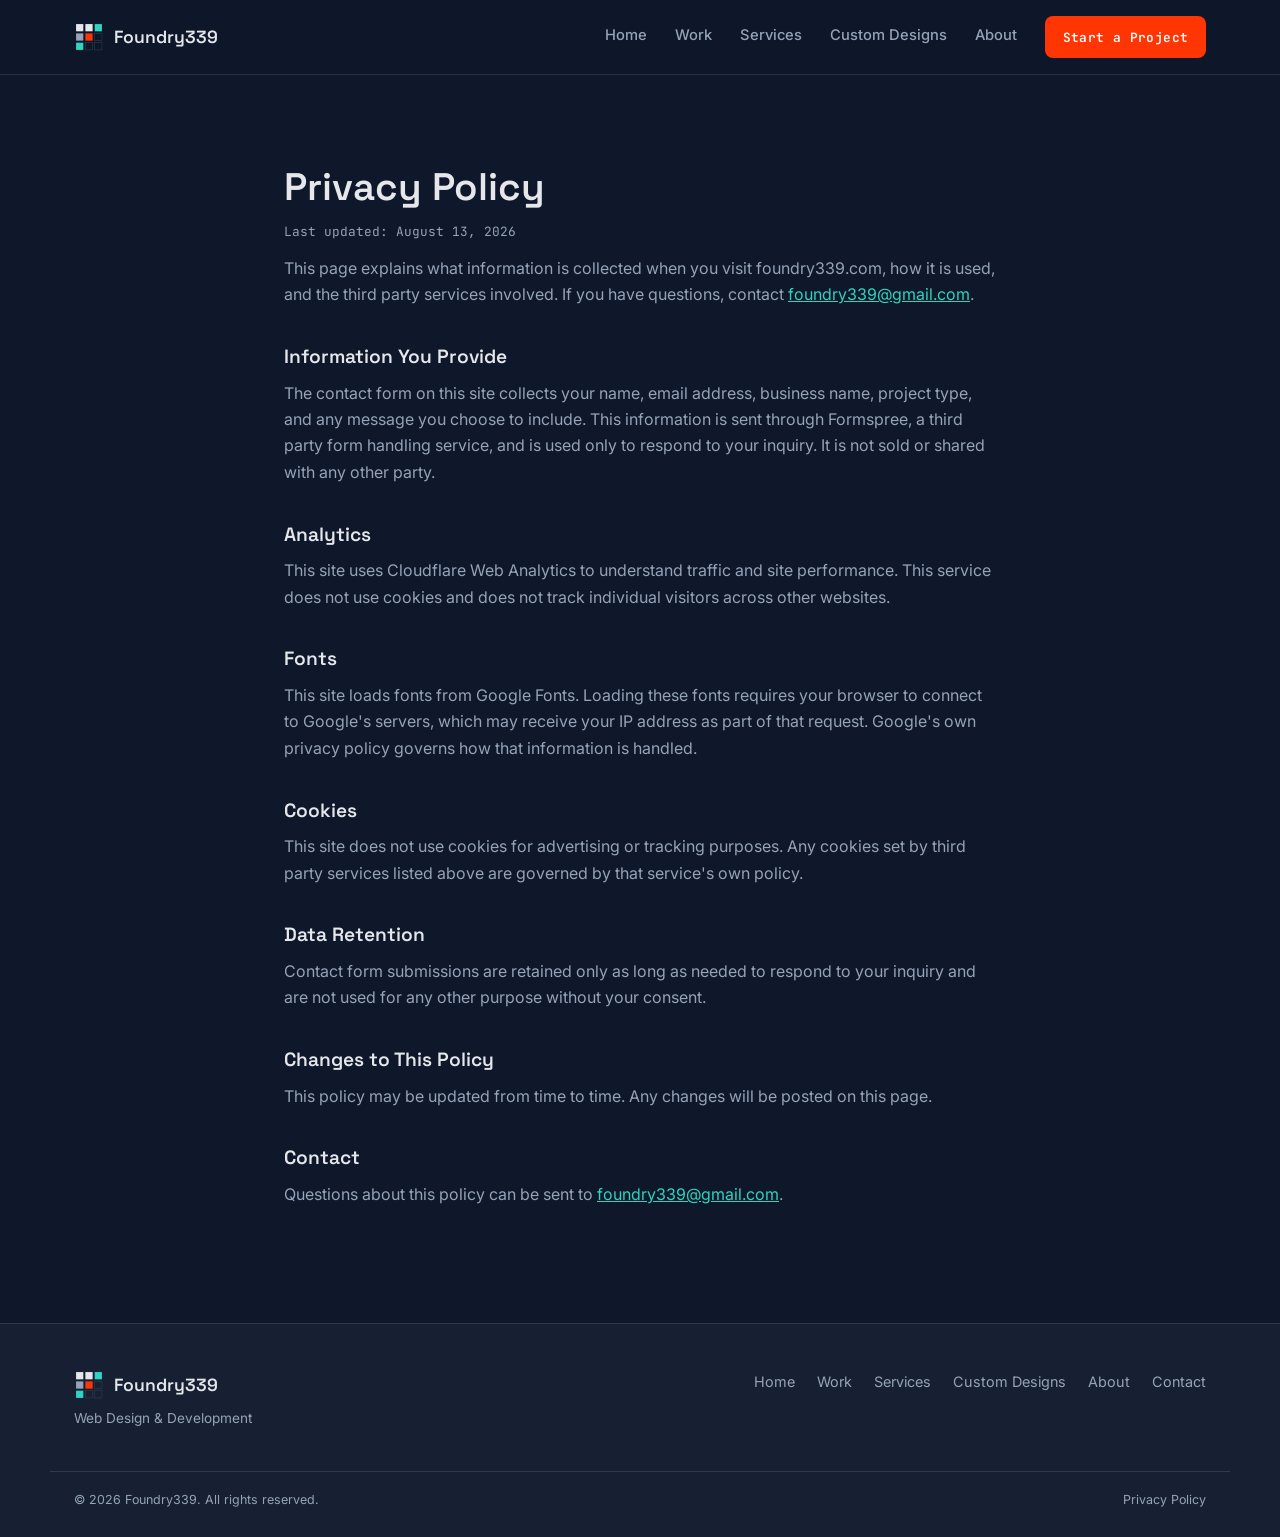
<file: privacy-policy.html>
<!DOCTYPE html>
<html lang="en">
<head>
<meta charset="UTF-8">
<meta name="viewport" content="width=device-width, initial-scale=1.0">
<title>Privacy Policy - Foundry339</title>
<meta name="description" content="Privacy Policy for Foundry339, covering what information is collected through this site and how it is used.">
<link rel="icon" href="/favicon.ico" sizes="48x48">
<link rel="icon" type="image/svg+xml" href="/img/favicon.svg">
<link rel="icon" type="image/png" sizes="96x96" href="/img/favicon-96.png">
<link rel="icon" type="image/png" sizes="192x192" href="/img/favicon-192.png">
<link rel="apple-touch-icon" href="/img/apple-touch-icon.png">
<link rel="canonical" href="https://foundry339.com/privacy-policy.html">
<link rel="preconnect" href="https://fonts.googleapis.com">
<link rel="preconnect" href="https://fonts.gstatic.com" crossorigin>
<link href="https://fonts.googleapis.com/css2?family=Space+Grotesk:wght@500;600;700&family=Inter:wght@400;500;600&family=JetBrains+Mono:wght@500;600&display=swap" rel="stylesheet">
<link rel="stylesheet" href="css/styles.css">
<!-- Cloudflare Web Analytics -->
<script type='module' src='https://static.cloudflareinsights.com/beacon.min.js' data-cf-beacon='{"token": "7a3e0d2d3dc842f7b5a6400a99b3451f"}'></script>
<!-- End Cloudflare Web Analytics -->
<style>
  .legal-wrap{ max-width: 760px; margin: 0 auto; padding: 90px 24px 100px; }
  .legal-wrap h1{ font-size: clamp(1.8rem, 4vw, 2.4rem); margin-bottom: 0.3em; }
  .legal-updated{ font-family: var(--font-mono); font-size:0.8rem; color: var(--color-text-dim); margin-bottom: 2.5em; }
  .legal-wrap h2{ font-size: 1.2rem; margin-top: 2em; margin-bottom: 0.6em; }
  .legal-wrap p{ margin-bottom: 1em; }
  .legal-wrap ul{ margin: 0 0 1em; padding-left: 1.3em; color: var(--color-text-dim); }
  .legal-wrap li{ margin-bottom: 0.5em; }
  .legal-wrap a{ color: var(--color-teal); }
</style>
</head>
<body>

<!-- ============ HEADER ============ -->
<header class="site-header">
  <div class="wrap header-inner">
    <a href="index.html#home" class="brand">
      <img class="brand-mark" src="img/foundry339-logo.svg" alt="" aria-hidden="true" width="30" height="30">
      <span class="brand-text">Foundry339</span>
    </a>

    <nav class="main-nav" id="main-nav">
      <a href="index.html#home">Home</a>
      <a href="index.html#work">Work</a>
      <a href="index.html#services">Services</a>
      <a href="index.html#custom-designs">Custom Designs</a>
      <a href="index.html#about">About</a>
    </nav>

    <a href="index.html#contact" class="btn btn-accent header-cta">Start a Project</a>

    <button class="nav-toggle" id="nav-toggle" aria-label="Toggle navigation" aria-expanded="false" aria-controls="main-nav">
      <span></span><span></span><span></span>
    </button>
  </div>
</header>

<main>
  <div class="legal-wrap">
    <h1>Privacy Policy</h1>
    <p class="legal-updated">Last updated: August 13, 2026</p>

    <p>This page explains what information is collected when you visit foundry339.com, how it is used, and the third party services involved. If you have questions, contact <a href="mailto:foundry339@gmail.com">foundry339@gmail.com</a>.</p>

    <h2>Information You Provide</h2>
    <p>The contact form on this site collects your name, email address, business name, project type, and any message you choose to include. This information is sent through Formspree, a third party form handling service, and is used only to respond to your inquiry. It is not sold or shared with any other party.</p>

    <h2>Analytics</h2>
    <p>This site uses Cloudflare Web Analytics to understand traffic and site performance. This service does not use cookies and does not track individual visitors across other websites.</p>

    <h2>Fonts</h2>
    <p>This site loads fonts from Google Fonts. Loading these fonts requires your browser to connect to Google's servers, which may receive your IP address as part of that request. Google's own privacy policy governs how that information is handled.</p>

    <h2>Cookies</h2>
    <p>This site does not use cookies for advertising or tracking purposes. Any cookies set by third party services listed above are governed by that service's own policy.</p>

    <h2>Data Retention</h2>
    <p>Contact form submissions are retained only as long as needed to respond to your inquiry and are not used for any other purpose without your consent.</p>

    <h2>Changes to This Policy</h2>
    <p>This policy may be updated from time to time. Any changes will be posted on this page.</p>

    <h2>Contact</h2>
    <p>Questions about this policy can be sent to <a href="mailto:foundry339@gmail.com">foundry339@gmail.com</a>.</p>
  </div>
</main>

<!-- ============ FOOTER ============ -->
<footer class="site-footer">
  <div class="wrap footer-inner">
    <div class="footer-brand">
      <div class="footer-brand-row">
        <img class="brand-mark" src="img/foundry339-logo.svg" alt="" aria-hidden="true" width="30" height="30">
        <span class="brand-text">Foundry339</span>
      </div>
      <p>Web Design &amp; Development</p>
    </div>
    <nav class="footer-nav">
      <a href="index.html#home">Home</a>
      <a href="index.html#work">Work</a>
      <a href="index.html#services">Services</a>
      <a href="index.html#custom-designs">Custom Designs</a>
      <a href="index.html#about">About</a>
      <a href="index.html#contact">Contact</a>
    </nav>
  </div>
  <div class="wrap footer-bottom">
    <p>&copy; <span id="year"></span> Foundry339. All rights reserved.</p>
    <a href="privacy-policy.html">Privacy Policy</a>
  </div>
</footer>

<script src="js/main.js"></script>
</body>
</html>
</file>
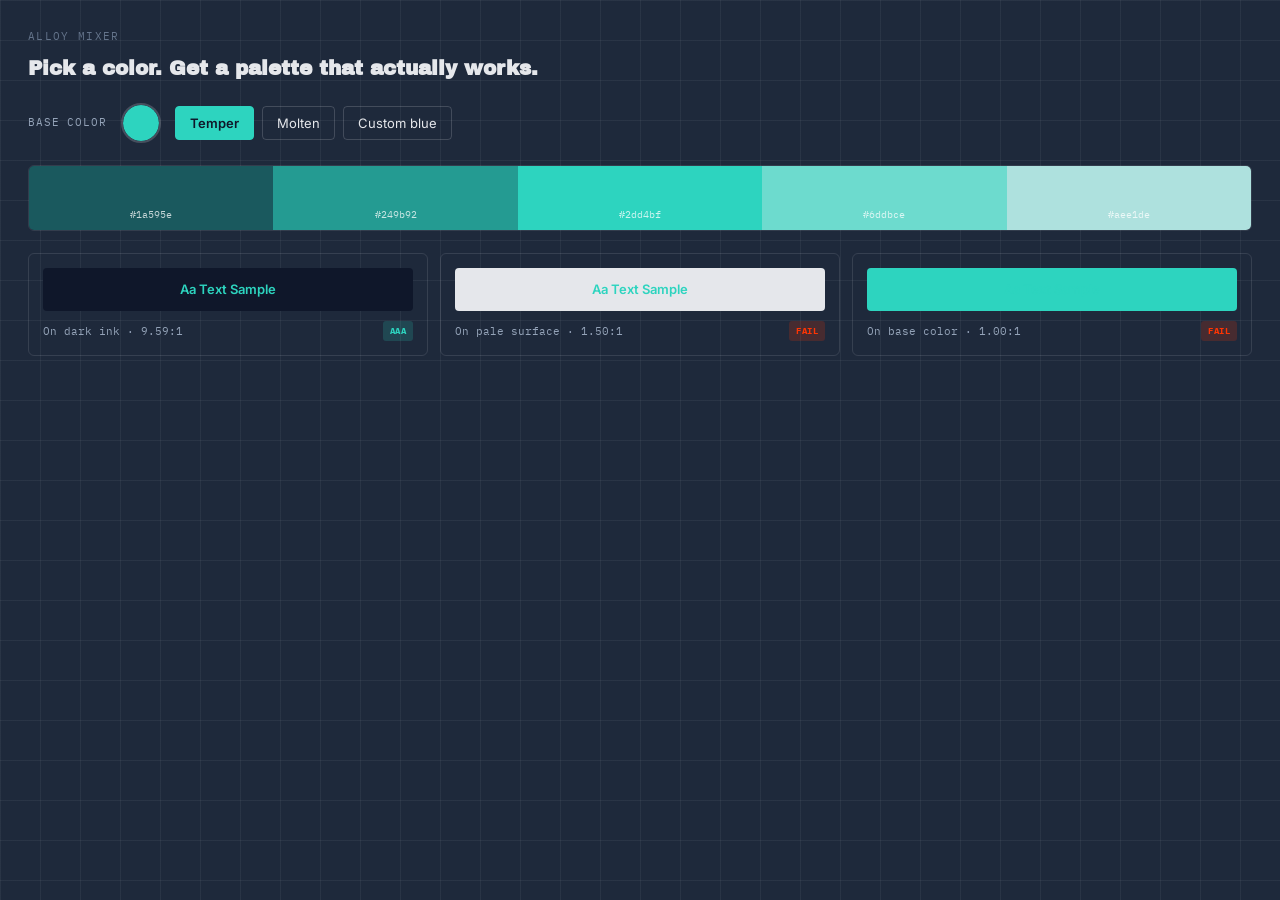
<file: tools/alloy-mixer.html>
<!DOCTYPE html>
<html lang="en">
<head>
<meta charset="UTF-8">
<meta name="viewport" content="width=device-width, initial-scale=1.0">
<title>Foundry339 - Alloy Mixer</title>
<link rel="preconnect" href="https://fonts.googleapis.com">
<link href="https://fonts.googleapis.com/css2?family=Archivo+Black&family=IBM+Plex+Mono:wght@400;500;600&family=Inter:wght@400;500;600;700&display=swap" rel="stylesheet">
<style>
  :root{
    --ink:#0F172A; --slate:#1E293B; --molten:#FF3503; --pale:#E5E7EB; --temper:#2DD4BF;
    --grid-line: rgba(229,231,235,0.06);
  }
  *{box-sizing:border-box; margin:0; padding:0;}
  body{
    background:var(--slate); color:var(--pale); font-family:'Inter', sans-serif; line-height:1.5;
    background-image:
      linear-gradient(var(--grid-line) 1px, transparent 1px),
      linear-gradient(90deg, var(--grid-line) 1px, transparent 1px);
    background-size: 40px 40px;
    padding: 28px;
  }
  .section-tag{ font-family:'IBM Plex Mono', monospace; font-size:11px; letter-spacing:0.12em; text-transform:uppercase; color:#64748B; margin-bottom:8px; }
  h2{ font-family:'Archivo Black', sans-serif; font-size:20px; margin-bottom:20px; max-width:520px; }
  .pill{
    font-family:'Inter', sans-serif; font-size:13px; padding:8px 14px; border-radius:4px;
    border:1px solid rgba(229,231,235,0.18); background:transparent; color:var(--pale);
    cursor:pointer; transition: border-color .15s ease, background .15s ease, color .15s ease;
  }
  .pill:hover{border-color:var(--temper);}
  .pill.active{ background:var(--temper); border-color:var(--temper); color:var(--ink); font-weight:600; }
  .alloy-controls{ display:flex; align-items:center; gap:14px; flex-wrap:wrap; margin-bottom:22px; }
  .field-label{ font-family:'IBM Plex Mono', monospace; font-size:11px; letter-spacing:0.08em; text-transform:uppercase; color:#94A3B8; }
  input[type=color]{
    -webkit-appearance:none; width:40px; height:40px; border:2px solid rgba(229,231,235,0.2);
    border-radius:50%; background:none; cursor:pointer; padding:0;
  }
  input[type=color]::-webkit-color-swatch-wrapper{ padding:0; border-radius:50%; }
  input[type=color]::-webkit-color-swatch{ border:none; border-radius:50%; }
  .swatch-row{ display:flex; border-radius:6px; overflow:hidden; margin-bottom:22px; border:1px solid rgba(229,231,235,0.1); }
  .swatch{ flex:1; height:64px; display:flex; align-items:flex-end; justify-content:center; padding-bottom:8px; font-family:'IBM Plex Mono', monospace; font-size:10px; color:rgba(255,255,255,0.75); }
  .contrast-grid{ display:grid; grid-template-columns: repeat(3, 1fr); gap:12px; }
  @media (max-width:480px){ .contrast-grid{grid-template-columns:1fr;} }
  .contrast-card{ border:1px solid rgba(229,231,235,0.12); border-radius:6px; padding:14px; }
  .contrast-preview{ border-radius:4px; padding:12px; font-family:'Inter', sans-serif; font-weight:600; font-size:13px; margin-bottom:10px; text-align:center; }
  .contrast-meta{ display:flex; justify-content:space-between; align-items:center; font-family:'IBM Plex Mono', monospace; font-size:11px; color:#94A3B8; }
  .badge{ font-size:9px; font-weight:700; padding:3px 7px; border-radius:3px; letter-spacing:0.05em; }
  .badge.pass{ background: rgba(45,212,191,0.18); color:var(--temper); }
  .badge.fail{ background: rgba(255,53,3,0.18); color:var(--molten); }
</style>
</head>
<body>

<div class="section-tag">Alloy Mixer</div>
<h2>Pick a color. Get a palette that actually works.</h2>

<div class="alloy-controls">
  <span class="field-label">Base color</span>
  <input type="color" id="baseColor" value="#2DD4BF">
  <div class="pill-row" style="display:flex; gap:8px;">
    <button class="pill active" data-hex="#2DD4BF">Temper</button>
    <button class="pill" data-hex="#FF3503">Molten</button>
    <button class="pill" data-hex="#7C6AFF">Custom blue</button>
  </div>
</div>

<div class="swatch-row" id="swatchRow"></div>
<div class="contrast-grid" id="contrastGrid"></div>

<script>
  const baseColorInput = document.getElementById('baseColor');
  const presetPills = document.querySelectorAll('.pill');
  const swatchRow = document.getElementById('swatchRow');
  const contrastGrid = document.getElementById('contrastGrid');

  function hexToRgb(hex){
    const n = parseInt(hex.replace('#',''), 16);
    return { r: (n>>16)&255, g: (n>>8)&255, b: n&255 };
  }
  function rgbToHex(r,g,b){
    return '#' + [r,g,b].map(v => Math.max(0,Math.min(255,Math.round(v))).toString(16).padStart(2,'0')).join('');
  }
  function mix(hex, target, amt){
    const a = hexToRgb(hex), b = hexToRgb(target);
    return rgbToHex(
      a.r + (b.r - a.r) * amt,
      a.g + (b.g - a.g) * amt,
      a.b + (b.b - a.b) * amt
    );
  }
  function relLuminance(hex){
    const {r,g,b} = hexToRgb(hex);
    const chan = [r,g,b].map(v => {
      v /= 255;
      return v <= 0.03928 ? v/12.92 : Math.pow((v+0.055)/1.055, 2.4);
    });
    return 0.2126*chan[0] + 0.7152*chan[1] + 0.0722*chan[2];
  }
  function contrastRatio(hex1, hex2){
    const l1 = relLuminance(hex1), l2 = relLuminance(hex2);
    const [lighter, darker] = l1 > l2 ? [l1,l2] : [l2,l1];
    return (lighter + 0.05) / (darker + 0.05);
  }

  function buildPalette(base){
    return [
      mix(base, '#0F172A', 0.65),
      mix(base, '#0F172A', 0.3),
      base,
      mix(base, '#E5E7EB', 0.35),
      mix(base, '#E5E7EB', 0.7),
    ];
  }

  function render(base){
    const palette = buildPalette(base);
    swatchRow.innerHTML = palette.map(hex =>
      `<div class="swatch" style="background:${hex}">${hex}</div>`
    ).join('');

    const pairs = [
      { bg: '#0F172A', label: 'On dark ink' },
      { bg: '#E5E7EB', label: 'On pale surface' },
      { bg: palette[2], label: 'On base color' },
    ];

    contrastGrid.innerHTML = pairs.map(pair => {
      const ratio = contrastRatio(base, pair.bg);
      const passAA = ratio >= 4.5;
      const passAAA = ratio >= 7;
      return `
        <div class="contrast-card">
          <div class="contrast-preview" style="background:${pair.bg}; color:${base};">Aa Text Sample</div>
          <div class="contrast-meta">
            <span>${pair.label} · ${ratio.toFixed(2)}:1</span>
            <span class="badge ${passAA ? 'pass' : 'fail'}">${passAA ? (passAAA ? 'AAA' : 'AA') : 'FAIL'}</span>
          </div>
        </div>`;
    }).join('');
  }

  baseColorInput.addEventListener('input', () => {
    presetPills.forEach(p => p.classList.remove('active'));
    render(baseColorInput.value);
  });

  presetPills.forEach(pill => {
    pill.addEventListener('click', () => {
      presetPills.forEach(p => p.classList.remove('active'));
      pill.classList.add('active');
      baseColorInput.value = pill.dataset.hex;
      render(pill.dataset.hex);
    });
  });

  render(baseColorInput.value);
</script>

</body>
</html>
</file>
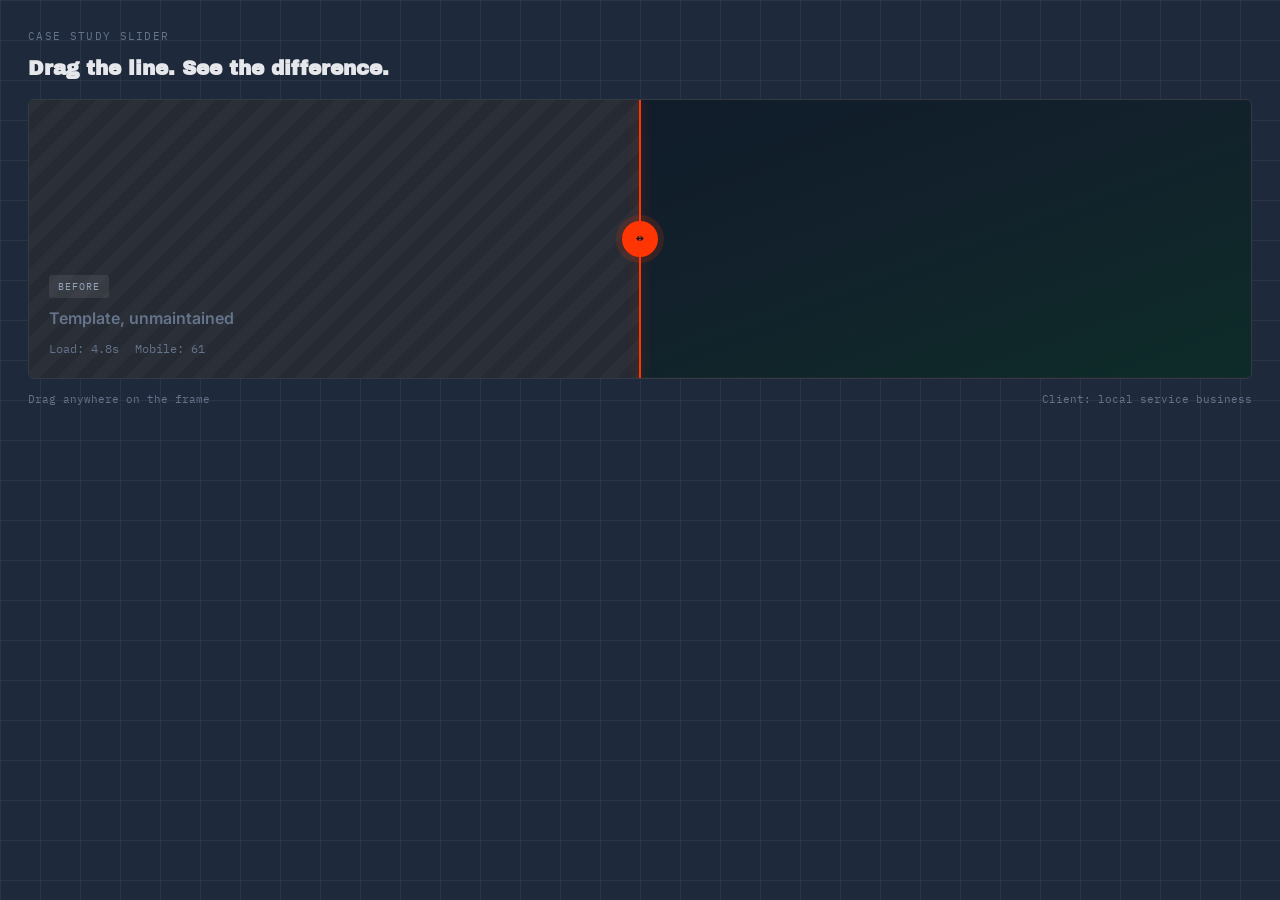
<file: tools/case-study-slider.html>
<!DOCTYPE html>
<html lang="en">
<head>
<meta charset="UTF-8">
<meta name="viewport" content="width=device-width, initial-scale=1.0">
<title>Foundry339 — Case Study Slider</title>
<link rel="preconnect" href="https://fonts.googleapis.com">
<link href="https://fonts.googleapis.com/css2?family=Archivo+Black&family=IBM+Plex+Mono:wght@400;500;600&family=Inter:wght@400;500;600;700&display=swap" rel="stylesheet">
<style>
  :root{
    --ink:#0F172A; --slate:#1E293B; --molten:#FF3503; --pale:#E5E7EB; --temper:#2DD4BF;
    --grid-line: rgba(229,231,235,0.06);
  }
  *{box-sizing:border-box; margin:0; padding:0;}
  html,body{height:100%;}
  body{
    background:var(--slate);
    color:var(--pale);
    font-family:'Inter', sans-serif;
    line-height:1.5;
    background-image:
      linear-gradient(var(--grid-line) 1px, transparent 1px),
      linear-gradient(90deg, var(--grid-line) 1px, transparent 1px);
    background-size: 40px 40px;
    padding: 28px;
    overflow:hidden;
  }
  .section-tag{
    font-family:'IBM Plex Mono', monospace; font-size:11px; letter-spacing:0.12em;
    text-transform:uppercase; color:#64748B; margin-bottom:8px;
  }
  h2{ font-family:'Archivo Black', sans-serif; font-size:20px; margin-bottom:16px; max-width:520px; }
  .slider-frame{
    position:relative; width:100%; aspect-ratio: 16/9; max-height:280px;
    border-radius:6px; overflow:hidden; border:1px solid rgba(229,231,235,0.14);
    cursor:ew-resize; background:#161c29;
  }
  .layer{ position:absolute; inset:0; display:flex; flex-direction:column; align-items:flex-start; justify-content:flex-end; padding:20px; }
  .layer.before{ background: repeating-linear-gradient(135deg, #2b2f38, #2b2f38 12px, #262a32 12px, #262a32 24px); z-index:1; }
  .layer.after{ background: linear-gradient(160deg, #0F172A 0%, #12212b 60%, #0d2b28 100%); clip-path: inset(0 0 0 50%); z-index:2; }
  .layer .label{ font-family:'IBM Plex Mono', monospace; font-size:10px; letter-spacing:0.1em; text-transform:uppercase; padding:4px 9px; border-radius:3px; margin-bottom:8px; }
  .layer.before .label{background:rgba(255,255,255,0.08); color:#94A3B8;}
  .layer.after .label{background:rgba(45,212,191,0.15); color:var(--temper);}
  .layer h3{ font-family:'Inter', sans-serif; font-weight:700; font-size:16px; margin-bottom:4px; }
  .layer.before h3{color:#64748B; font-weight:600;}
  .layer.after h3{color:var(--pale);}
  .layer .stats{ display:flex; gap:16px; font-family:'IBM Plex Mono', monospace; font-size:12px; color:#64748B; margin-top:6px; }
  .layer.after .stats{color:#5EEAD4;}
  .handle{ position:absolute; top:0; bottom:0; left:50%; width:2px; background:var(--molten); z-index:3; transform:translateX(-1px); box-shadow:0 0 12px rgba(255,53,3,0.5); }
  .handle-grip{ position:absolute; top:50%; left:50%; width:36px; height:36px; transform:translate(-50%,-50%); background:var(--molten); border-radius:50%; display:flex; align-items:center; justify-content:center; font-family:'IBM Plex Mono', monospace; color:var(--ink); font-size:13px; font-weight:600; box-shadow:0 0 0 6px rgba(255,53,3,0.15); }
  .slider-caption{ display:flex; justify-content:space-between; margin-top:12px; font-family:'IBM Plex Mono', monospace; font-size:11px; color:#64748B; }
</style>
</head>
<body>

<div class="section-tag">Case Study Slider</div>
<h2>Drag the line. See the difference.</h2>

<div class="slider-frame" id="sliderFrame">
  <div class="layer before">
    <div class="label">Before</div>
    <h3>Template, unmaintained</h3>
    <div class="stats"><span>Load: 4.8s</span><span>Mobile: 61</span></div>
  </div>
  <div class="layer after" id="afterLayer">
    <div class="label">After — Foundry339</div>
    <h3>Rebuilt, hand-coded</h3>
    <div class="stats"><span>Load: 0.9s</span><span>Mobile: 98</span></div>
  </div>
  <div class="handle" id="handle">
    <div class="handle-grip">↔</div>
  </div>
</div>
<div class="slider-caption">
  <span>Drag anywhere on the frame</span>
  <span>Client: local service business</span>
</div>

<script>
  const frame = document.getElementById('sliderFrame');
  const after = document.getElementById('afterLayer');
  const handle = document.getElementById('handle');
  let dragging = false;

  function setSlide(clientX){
    const rect = frame.getBoundingClientRect();
    let pct = ((clientX - rect.left) / rect.width) * 100;
    pct = Math.max(0, Math.min(100, pct));
    after.style.clipPath = `inset(0 0 0 ${pct}%)`;
    handle.style.left = `${pct}%`;
  }

  frame.addEventListener('mousedown', e => { dragging = true; setSlide(e.clientX); });
  window.addEventListener('mousemove', e => { if(dragging) setSlide(e.clientX); });
  window.addEventListener('mouseup', () => dragging = false);
  frame.addEventListener('touchstart', e => setSlide(e.touches[0].clientX));
  frame.addEventListener('touchmove', e => setSlide(e.touches[0].clientX));
</script>

</body>
</html>
</file>
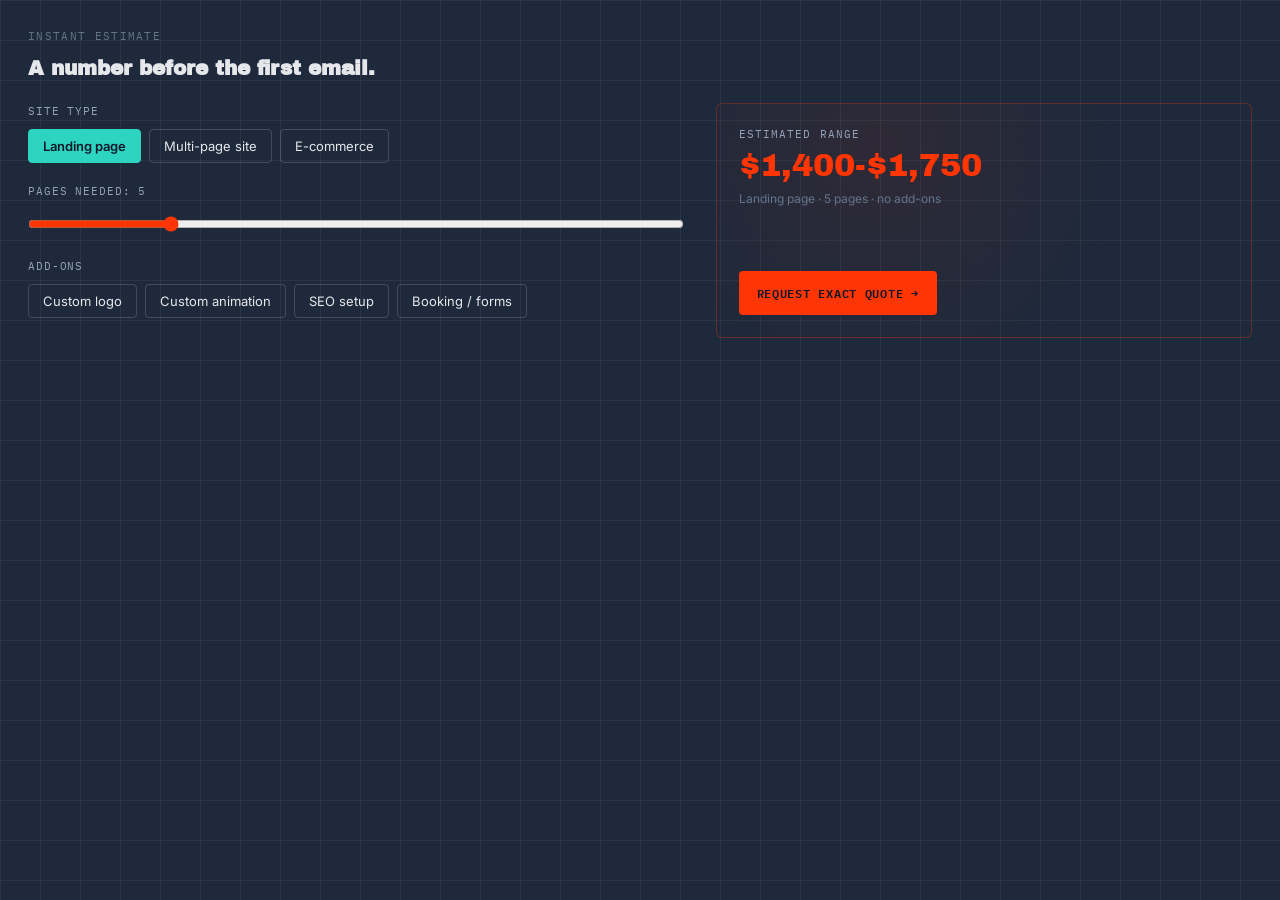
<file: tools/instant-quote.html>
<!DOCTYPE html>
<html lang="en">
<head>
<meta charset="UTF-8">
<meta name="viewport" content="width=device-width, initial-scale=1.0">
<title>Foundry339 — Instant Estimate</title>
<link rel="preconnect" href="https://fonts.googleapis.com">
<link href="https://fonts.googleapis.com/css2?family=Archivo+Black&family=IBM+Plex+Mono:wght@400;500;600&family=Inter:wght@400;500;600;700&display=swap" rel="stylesheet">
<style>
  :root{
    --ink:#0F172A; --slate:#1E293B; --molten:#FF3503; --pale:#E5E7EB; --temper:#2DD4BF;
    --grid-line: rgba(229,231,235,0.06);
  }
  *{box-sizing:border-box; margin:0; padding:0;}
  body{
    background:var(--slate); color:var(--pale); font-family:'Inter', sans-serif; line-height:1.5;
    background-image:
      linear-gradient(var(--grid-line) 1px, transparent 1px),
      linear-gradient(90deg, var(--grid-line) 1px, transparent 1px);
    background-size: 40px 40px;
    padding: 28px;
  }
  .section-tag{ font-family:'IBM Plex Mono', monospace; font-size:11px; letter-spacing:0.12em; text-transform:uppercase; color:#64748B; margin-bottom:8px; }
  h2{ font-family:'Archivo Black', sans-serif; font-size:20px; margin-bottom:20px; max-width:520px; }
  .quote-grid{ display:grid; grid-template-columns: 1.1fr 0.9fr; gap:32px; }
  @media (max-width:520px){ .quote-grid{grid-template-columns:1fr;} }
  .field-group{margin-bottom:20px;}
  .field-label{ font-family:'IBM Plex Mono', monospace; font-size:11px; letter-spacing:0.08em; text-transform:uppercase; color:#94A3B8; margin-bottom:10px; display:block; }
  .pill-row{display:flex; flex-wrap:wrap; gap:8px;}
  .pill{
    font-family:'Inter', sans-serif; font-size:13px; padding:8px 14px; border-radius:4px;
    border:1px solid rgba(229,231,235,0.18); background:transparent; color:var(--pale);
    cursor:pointer; transition: border-color .15s ease, background .15s ease, color .15s ease;
  }
  .pill:hover{border-color:var(--temper);}
  .pill.active{ background:var(--temper); border-color:var(--temper); color:var(--ink); font-weight:600; }
  input[type=range]{ width:100%; accent-color: var(--molten); margin-top:6px; }
  .estimate-box{
    border:1px solid rgba(255,53,3,0.3); border-radius:6px; padding:22px;
    background: radial-gradient(circle at 30% 20%, rgba(255,53,3,0.08), transparent 60%);
    text-align:left; display:flex; flex-direction:column; justify-content:space-between; min-height:100%;
  }
  .estimate-label{ font-family:'IBM Plex Mono', monospace; font-size:11px; letter-spacing:0.1em; text-transform:uppercase; color:#94A3B8; margin-bottom:8px; }
  .estimate-value{ font-family:'Archivo Black', sans-serif; font-size:clamp(24px,5vw,32px); color:var(--molten); line-height:1; margin-bottom:8px; transition: opacity .1s ease; }
  .estimate-sub{ font-size:12px; color:#64748B; margin-bottom:18px; }
  .cta-button{
    font-family:'IBM Plex Mono', monospace; font-size:12px; letter-spacing:0.06em; text-transform:uppercase;
    color:var(--ink); background: var(--molten); border:none; padding:12px 18px; border-radius:4px;
    cursor:pointer; font-weight:600; align-self:flex-start;
  }
</style>
</head>
<body>

<div class="section-tag">Instant Estimate</div>
<h2>A number before the first email.</h2>

<div class="quote-grid">
  <div>
    <div class="field-group">
      <span class="field-label">Site type</span>
      <div class="pill-row" id="siteType">
        <button class="pill active" data-value="1">Landing page</button>
        <button class="pill" data-value="1.5">Multi-page site</button>
        <button class="pill" data-value="2.2">E-commerce</button>
      </div>
    </div>

    <div class="field-group">
      <span class="field-label">Pages needed: <span id="pagesOut">5</span></span>
      <input type="range" min="1" max="20" value="5" id="pagesRange">
    </div>

    <div class="field-group">
      <span class="field-label">Add-ons</span>
      <div class="pill-row" id="addons">
        <button class="pill" data-value="200">Custom logo</button>
        <button class="pill" data-value="450">Custom animation</button>
        <button class="pill" data-value="350">SEO setup</button>
        <button class="pill" data-value="300">Booking / forms</button>
      </div>
    </div>
  </div>

  <div class="estimate-box">
    <div>
      <div class="estimate-label">Estimated range</div>
      <div class="estimate-value" id="estimateValue">$1,400-$1,750</div>
      <div class="estimate-sub" id="estimateSub">Landing page · 5 pages · no add-ons</div>
    </div>
    <button class="cta-button">Request exact quote →</button>
  </div>
</div>

<script>
  const siteTypeButtons = document.querySelectorAll('#siteType .pill');
  const addonButtons = document.querySelectorAll('#addons .pill');
  const pagesRange = document.getElementById('pagesRange');
  const pagesOut = document.getElementById('pagesOut');
  const estimateValue = document.getElementById('estimateValue');
  const estimateSub = document.getElementById('estimateSub');

  const BASE = 900;
  const PER_PAGE = 120;

  function currentSiteType(){
    const active = document.querySelector('#siteType .pill.active');
    return { mult: parseFloat(active.dataset.value), label: active.textContent };
  }

  function activeAddons(){
    const active = [...addonButtons].filter(b => b.classList.contains('active'));
    return {
      total: active.reduce((sum, b) => sum + parseFloat(b.dataset.value), 0),
      labels: active.map(b => b.textContent)
    };
  }

  function recalc(){
    const { mult, label } = currentSiteType();
    const pages = parseInt(pagesRange.value);
    const addons = activeAddons();

    const base = (BASE + pages * PER_PAGE) * mult + addons.total;
    const low = Math.round(base * 0.92 / 50) * 50;
    const high = Math.round(base * 1.18 / 50) * 50;

    estimateValue.style.opacity = 0;
    setTimeout(() => {
      estimateValue.textContent = `$${low.toLocaleString()}-$${high.toLocaleString()}`;
      estimateValue.style.opacity = 1;
    }, 90);

    const addonText = addons.labels.length ? addons.labels.join(', ') : 'no add-ons';
    estimateSub.textContent = `${label} · ${pages} pages · ${addonText}`;
  }

  siteTypeButtons.forEach(btn => btn.addEventListener('click', () => {
    siteTypeButtons.forEach(b => b.classList.remove('active'));
    btn.classList.add('active');
    recalc();
  }));

  addonButtons.forEach(btn => btn.addEventListener('click', () => {
    btn.classList.toggle('active');
    recalc();
  }));

  pagesRange.addEventListener('input', () => {
    pagesOut.textContent = pagesRange.value;
    recalc();
  });

  recalc();
</script>

</body>
</html>
</file>
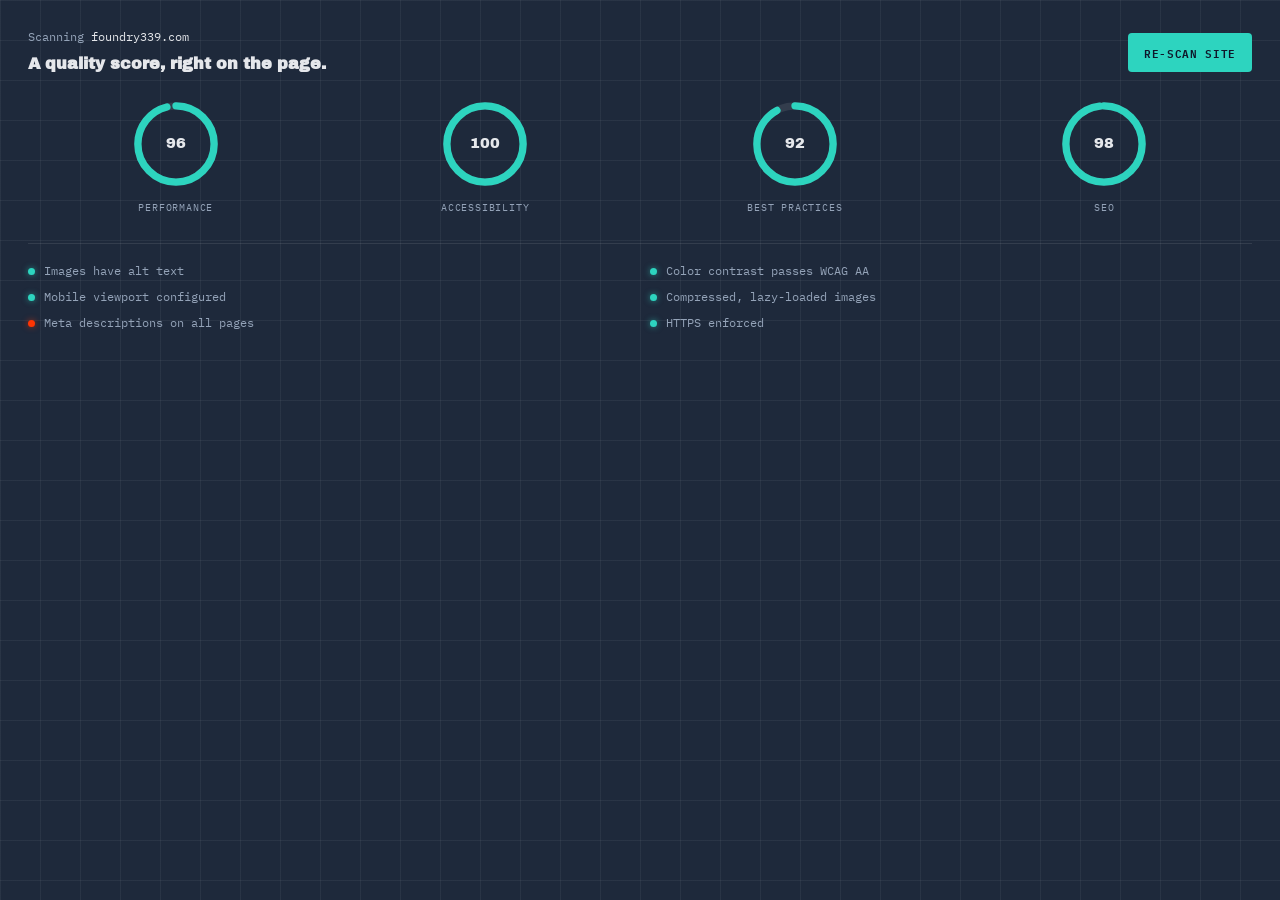
<file: tools/qc-scorecard.html>
<!DOCTYPE html>
<html lang="en">
<head>
<meta charset="UTF-8">
<meta name="viewport" content="width=device-width, initial-scale=1.0">
<title>Foundry339 — Live Site QC</title>
<link rel="preconnect" href="https://fonts.googleapis.com">
<link href="https://fonts.googleapis.com/css2?family=Archivo+Black&family=IBM+Plex+Mono:wght@400;500;600&family=Inter:wght@400;500;600;700&display=swap" rel="stylesheet">
<style>
  :root{
    --ink:#0F172A; --slate:#1E293B; --molten:#FF3503; --pale:#E5E7EB; --temper:#2DD4BF;
    --grid-line: rgba(229,231,235,0.06);
  }
  *{box-sizing:border-box; margin:0; padding:0;}
  body{
    background:var(--slate); color:var(--pale); font-family:'Inter', sans-serif; line-height:1.5;
    background-image:
      linear-gradient(var(--grid-line) 1px, transparent 1px),
      linear-gradient(90deg, var(--grid-line) 1px, transparent 1px);
    background-size: 40px 40px;
    padding: 28px;
  }
  .qc-top{ display:flex; justify-content:space-between; align-items:center; margin-bottom:24px; flex-wrap:wrap; gap:14px; }
  .qc-target{ font-family:'IBM Plex Mono', monospace; font-size:12px; color:#94A3B8; }
  .qc-target span{color:var(--pale);}
  h2{ font-family:'Archivo Black', sans-serif; font-size:16px; }
  .rescan-btn{
    font-family:'IBM Plex Mono', monospace; font-size:11px; letter-spacing:0.06em; text-transform:uppercase;
    color:var(--ink); background: var(--temper); border:none; padding:10px 16px; border-radius:4px;
    cursor:pointer; font-weight:600;
  }
  .gauges{ display:grid; grid-template-columns: repeat(4, 1fr); gap:14px; margin-bottom:28px; }
  @media (max-width:480px){ .gauges{grid-template-columns: repeat(2, 1fr);} }
  .gauge-card{ text-align:center; }
  .gauge-svg{ width:88px; height:88px; }
  .gauge-num{ font-family:'Archivo Black', sans-serif; font-size:20px; fill: var(--pale); }
  .gauge-name{ font-family:'IBM Plex Mono', monospace; font-size:10px; letter-spacing:0.08em; text-transform:uppercase; color:#94A3B8; margin-top:6px; }
  .checklist{ border-top:1px solid rgba(229,231,235,0.1); padding-top:18px; display:grid; grid-template-columns: 1fr 1fr; gap:8px 20px; }
  @media (max-width:480px){ .checklist{grid-template-columns:1fr;} }
  .check-row{ display:flex; align-items:center; gap:9px; font-size:12px; color:#94A3B8; font-family:'IBM Plex Mono', monospace; }
  .dot{ width:7px; height:7px; border-radius:50%; flex-shrink:0; background:var(--temper); box-shadow:0 0 6px rgba(45,212,191,0.6); }
  .dot.warn{ background:var(--molten); box-shadow:0 0 6px rgba(255,53,3,0.6); }
</style>
</head>
<body>

<div class="qc-top">
  <div>
    <div class="qc-target">Scanning <span>foundry339.com</span></div>
    <h2 style="margin-top:6px;">A quality score, right on the page.</h2>
  </div>
  <button class="rescan-btn" id="rescanBtn">Re-scan site</button>
</div>

<div class="gauges" id="gauges">
  <div class="gauge-card">
    <svg class="gauge-svg" viewBox="0 0 120 120">
      <circle cx="60" cy="60" r="52" fill="none" stroke="rgba(229,231,235,0.1)" stroke-width="10"/>
      <circle class="gauge-ring" data-metric="performance" cx="60" cy="60" r="52" fill="none" stroke="#2DD4BF" stroke-width="10" stroke-linecap="round" stroke-dasharray="326.7" stroke-dashoffset="326.7" transform="rotate(-90 60 60)"/>
      <text class="gauge-num" data-num="performance" x="60" y="66" text-anchor="middle">0</text>
    </svg>
    <div class="gauge-name">Performance</div>
  </div>
  <div class="gauge-card">
    <svg class="gauge-svg" viewBox="0 0 120 120">
      <circle cx="60" cy="60" r="52" fill="none" stroke="rgba(229,231,235,0.1)" stroke-width="10"/>
      <circle class="gauge-ring" data-metric="accessibility" cx="60" cy="60" r="52" fill="none" stroke="#2DD4BF" stroke-width="10" stroke-linecap="round" stroke-dasharray="326.7" stroke-dashoffset="326.7" transform="rotate(-90 60 60)"/>
      <text class="gauge-num" data-num="accessibility" x="60" y="66" text-anchor="middle">0</text>
    </svg>
    <div class="gauge-name">Accessibility</div>
  </div>
  <div class="gauge-card">
    <svg class="gauge-svg" viewBox="0 0 120 120">
      <circle cx="60" cy="60" r="52" fill="none" stroke="rgba(229,231,235,0.1)" stroke-width="10"/>
      <circle class="gauge-ring" data-metric="practices" cx="60" cy="60" r="52" fill="none" stroke="#2DD4BF" stroke-width="10" stroke-linecap="round" stroke-dasharray="326.7" stroke-dashoffset="326.7" transform="rotate(-90 60 60)"/>
      <text class="gauge-num" data-num="practices" x="60" y="66" text-anchor="middle">0</text>
    </svg>
    <div class="gauge-name">Best Practices</div>
  </div>
  <div class="gauge-card">
    <svg class="gauge-svg" viewBox="0 0 120 120">
      <circle cx="60" cy="60" r="52" fill="none" stroke="rgba(229,231,235,0.1)" stroke-width="10"/>
      <circle class="gauge-ring" data-metric="seo" cx="60" cy="60" r="52" fill="none" stroke="#2DD4BF" stroke-width="10" stroke-linecap="round" stroke-dasharray="326.7" stroke-dashoffset="326.7" transform="rotate(-90 60 60)"/>
      <text class="gauge-num" data-num="seo" x="60" y="66" text-anchor="middle">0</text>
    </svg>
    <div class="gauge-name">SEO</div>
  </div>
</div>

<div class="checklist" id="checklist">
  <div class="check-row"><span class="dot"></span> Images have alt text</div>
  <div class="check-row"><span class="dot"></span> Color contrast passes WCAG AA</div>
  <div class="check-row"><span class="dot"></span> Mobile viewport configured</div>
  <div class="check-row"><span class="dot"></span> Compressed, lazy-loaded images</div>
  <div class="check-row"><span class="dot warn"></span> Meta descriptions on all pages</div>
  <div class="check-row"><span class="dot"></span> HTTPS enforced</div>
</div>

<script>
  const CIRC = 326.7;
  const gaugeTargets = { performance: 96, accessibility: 100, practices: 92, seo: 98 };

  function animateGauges(targets){
    Object.entries(targets).forEach(([key, target]) => {
      const ring = document.querySelector(`.gauge-ring[data-metric="${key}"]`);
      const num = document.querySelector(`.gauge-num[data-num="${key}"]`);
      const color = target >= 90 ? '#2DD4BF' : '#FF3503';
      ring.setAttribute('stroke', color);

      let current = 0;
      const duration = 900;
      const start = performance.now();

      function step(now){
        const progress = Math.min((now - start) / duration, 1);
        const eased = 1 - Math.pow(1 - progress, 3);
        current = Math.round(eased * target);
        const offset = CIRC - (CIRC * current / 100);
        ring.setAttribute('stroke-dashoffset', offset);
        num.textContent = current;
        if(progress < 1) requestAnimationFrame(step);
      }
      requestAnimationFrame(step);
    });
  }

  animateGauges(gaugeTargets);

  document.getElementById('rescanBtn').addEventListener('click', () => {
    const jittered = {};
    Object.entries(gaugeTargets).forEach(([k,v]) => {
      jittered[k] = Math.max(70, Math.min(100, v + Math.round((Math.random()-0.5) * 8)));
    });
    animateGauges(jittered);
  });
</script>

</body>
</html>
</file>
<file: css/styles.css>
/* =========================================================
   FOUNDRY WEB LAB — design tokens
   Palette: deep navy/slate darks, cool light gray, molten
   orange accent, digital teal accent. Modern, dark, confident.
   ========================================================= */
:root{
  --color-bg: #0F172A;
  --color-surface: #1E293B;
  --color-surface-soft: #172033;
  --color-text: #E5E7EB;
  --color-text-dim: #94A3B8;
  --color-orange: #FF3503;
  --color-orange-dark: #D42C02;
  --color-teal: #2DD4BF;
  --color-teal-dark: #17A395;
  --color-border: rgba(229,231,235,0.12);

  --font-display: 'Space Grotesk', 'Segoe UI', sans-serif;
  --font-body: 'Inter', 'Segoe UI', sans-serif;
  --font-mono: 'JetBrains Mono', 'Courier New', monospace;

  --radius: 8px;
  --max-width: 1180px;
}

*{ box-sizing: border-box; }
html{ scroll-behavior: smooth; }
body{
  margin:0;
  font-family: var(--font-body);
  background: var(--color-bg);
  color: var(--color-text);
  line-height: 1.65;
  -webkit-font-smoothing: antialiased;
}
h1,h2,h3{ font-family: var(--font-display); color: var(--color-text); line-height: 1.15; margin: 0; font-weight: 600; }
p{ margin: 0 0 1em; color: var(--color-text-dim); }
a{ color: var(--color-teal); }
img,svg{ display:block; max-width:100%; }
.wrap{ max-width: var(--max-width); margin: 0 auto; padding: 0 24px; }

@media (prefers-reduced-motion: reduce){
  html{ scroll-behavior:auto; }
  *{ animation-duration: .001ms !important; transition-duration: .001ms !important; }
}

a:focus-visible, button:focus-visible, input:focus-visible, textarea:focus-visible, select:focus-visible{
  outline: 2px solid var(--color-teal);
  outline-offset: 2px;
}

/* =========================== TEXT HELPERS =========================== */
.eyebrow{
  font-family: var(--font-mono);
  font-size: 0.72rem;
  letter-spacing: 0.14em;
  text-transform: uppercase;
  color: var(--color-teal);
  margin: 0 0 0.6em;
}
.eyebrow-center{ text-align:center; }
.eyebrow-on-dark{ color: var(--color-orange); }
.text-accent-teal{ color: var(--color-teal); }
.text-accent-orange{ color: var(--color-orange); }

.section-title{
  font-size: clamp(1.7rem, 3vw, 2.3rem);
  margin-bottom: 0.5em;
}
.section .eyebrow-center + .section-title{ text-align:center; }
.section-sub{
  text-align:center;
  max-width: 56ch;
  margin: 0 auto 2.6em;
}

.text-link{ font-family: var(--font-mono); font-size:0.85rem; font-weight:600; text-decoration:none; color: var(--color-teal); }
.text-link:hover{ color: var(--color-orange); }

/* =========================== BUTTONS =========================== */
.btn{
  display:inline-flex;
  align-items:center;
  gap:8px;
  font-family: var(--font-mono);
  font-weight:600;
  font-size:0.8rem;
  letter-spacing:0.03em;
  text-decoration:none;
  padding: 0.75em 1.3em;
  border-radius: var(--radius);
  border: 1.5px solid transparent;
  cursor:pointer;
  transition: transform .15s ease, background-color .15s ease, border-color .15s ease, box-shadow .15s ease;
}
.btn:hover{ transform: translateY(-1px); }

.btn-accent{ background: var(--color-orange); color: #fff; box-shadow: 0 0 0 rgba(255,53,3,0); }
.btn-accent:hover{ background: var(--color-orange-dark); box-shadow: 0 6px 24px rgba(255,53,3,0.35); }

.btn-outline{ background: transparent; border-color: var(--color-text-dim); color: var(--color-text); }
.btn-outline:hover{ border-color: var(--color-teal); color: var(--color-teal); }

.btn-large{ padding: 0.9em 1.6em; font-size:0.85rem; }

/* =========================== HEADER =========================== */
.site-header{
  background: rgba(15,23,42,0.85);
  backdrop-filter: blur(10px);
  border-bottom: 1px solid var(--color-border);
  position: sticky;
  top:0;
  z-index: 50;
}
.header-inner{
  display:flex;
  align-items:center;
  gap: 28px;
  padding-top: 16px;
  padding-bottom: 16px;
}
.brand{
  display:flex;
  align-items:center;
  gap:10px;
  text-decoration:none;
  margin-right:auto;
}
.brand-mark{ width:30px; height:30px; color: var(--color-orange); flex-shrink:0; }
.brand-text{
  font-family: var(--font-display);
  font-weight:600;
  font-size:1.1rem;
  color: var(--color-text);
}
.brand-text-accent{ color: var(--color-teal); display:block; font-size:0.6em; letter-spacing:0.08em; text-transform:uppercase; font-family: var(--font-mono); font-weight:600; }

.main-nav{ display:flex; gap:28px; }
.main-nav a{
  color: var(--color-text-dim);
  text-decoration:none;
  font-size:0.92rem;
  font-weight:500;
  position:relative;
  padding-bottom:4px;
}
.main-nav a:hover{ color: var(--color-text); }
.main-nav a::after{
  content:"";
  position:absolute; left:0; right:0; bottom:0;
  height:2px; background: var(--color-orange);
  transform: scaleX(0); transform-origin:left;
  transition: transform .2s ease;
}
.main-nav a:hover::after{ transform: scaleX(1); }

.nav-toggle{
  display:none;
  flex-direction:column;
  justify-content:center;
  gap:5px;
  width:38px; height:38px;
  background:none; border:1.5px solid var(--color-border); border-radius: var(--radius);
  cursor:pointer;
}
.nav-toggle span{ display:block; height:2px; margin:0 7px; background: var(--color-text); }

/* =========================== HERO =========================== */
.hero{ position:relative; overflow:hidden; padding: 96px 0 80px; }
.hero-glow{
  position:absolute;
  top:-200px; right:-160px;
  width:560px; height:560px;
  background: radial-gradient(circle, rgba(255,53,3,0.28) 0%, rgba(45,212,191,0.12) 45%, transparent 70%);
  filter: blur(20px);
  pointer-events:none;
}
.hero-inner{
  display:grid;
  grid-template-columns: 1.15fr 0.85fr;
  gap: 48px;
  align-items:center;
  position:relative;
}
.hero h1{
  font-size: clamp(2.3rem, 4.6vw, 3.4rem);
  margin-bottom: 0.45em;
}
.hero-sub{ max-width: 48ch; font-size:1.08rem; }
.hero-actions{ display:flex; flex-wrap:wrap; gap:14px; margin: 1.6em 0 1.8em; }
.hero-value-row{ display:flex; flex-wrap:wrap; gap:10px; }
.value-chip{
  font-family: var(--font-mono);
  font-size:0.72rem;
  letter-spacing:0.03em;
  color: var(--color-text-dim);
  border:1px solid var(--color-border);
  border-radius: 999px;
  padding: 0.5em 1em;
}

/* Hero browser mockup */
.hero-visual{ position:relative; height: 320px; }
.browser-mock{
  position:absolute;
  inset:0;
  border-radius: 12px;
  border: 1px solid var(--color-border);
  background: var(--color-surface);
  box-shadow: 0 30px 60px rgba(0,0,0,0.45);
}
.browser-mock-back{
  transform: rotate(4deg) translate(18px, 14px);
  background: linear-gradient(135deg, var(--color-surface), var(--color-surface-soft));
  opacity: 0.7;
}
.browser-mock-front{ display:flex; flex-direction:column; }
.browser-chrome{
  display:flex; align-items:center; gap:6px;
  padding: 12px 14px;
  border-bottom: 1px solid var(--color-border);
}
.browser-chrome span{ width:9px; height:9px; border-radius:50%; background: var(--color-text-dim); opacity:0.5; }
.browser-chrome span:nth-child(1){ background: var(--color-orange); opacity:0.8; }
.browser-chrome span:nth-child(2){ background: var(--color-teal); opacity:0.8; }
.browser-address{
  margin-left:10px;
  font-family: var(--font-mono);
  font-size:0.7rem;
  color: var(--color-text-dim);
  background: var(--color-bg);
  border-radius: 999px;
  padding: 3px 10px;
}
.browser-body{ padding: 20px; flex:1; display:flex; flex-direction:column; gap:14px; }
.mock-block{
  flex:1;
  border-radius: 6px;
  background: linear-gradient(135deg, rgba(45,212,191,0.18), rgba(255,53,3,0.14));
  border: 1px solid var(--color-border);
  min-height: 46px;
}
.mock-block-wide{ min-height: 70px; }
.mock-block-short{ min-height: 40px; }
.mock-block-row{ display:flex; gap:14px; flex:1; }

/* =========================== SECTIONS =========================== */
.section{ padding: 84px 0; }
.section-tinted{ background: var(--color-surface-soft); border-top:1px solid var(--color-border); border-bottom:1px solid var(--color-border); }

/* =========================== PORTFOLIO =========================== */
.portfolio-grid{
  display:grid;
  grid-template-columns: repeat(2, 1fr);
  gap: 28px;
  margin-bottom: 64px;
}
.portfolio-card{
  background: var(--color-surface);
  border:1px solid var(--color-border);
  border-radius: var(--radius);
  overflow:hidden;
  transition: transform .18s ease, border-color .18s ease;
}
.portfolio-card:hover{ transform: translateY(-4px); border-color: var(--color-teal); }
.portfolio-thumb{ position:relative; height: 160px; overflow:hidden; }
.portfolio-thumb img{ position:absolute; inset:0; width:100%; height:100%; object-fit:cover; object-position: top center; }
.browser-chrome-small{ position:relative; padding: 9px 12px; background: rgba(15,23,42,0.55); backdrop-filter: blur(2px); border-bottom: 1px solid var(--color-border); }
.browser-chrome-small span{ width:7px; height:7px; }
.portfolio-thumb-1{ background: linear-gradient(135deg, #2DD4BF33, #0F172A); }
.portfolio-thumb-2{ background: linear-gradient(135deg, #FF350333, #0F172A); }
.portfolio-thumb-3{ background: linear-gradient(135deg, #2DD4BF33, #FF350322); }
.portfolio-thumb-4{ background: linear-gradient(135deg, #1E293B, #2DD4BF22); }
.portfolio-thumb-5{ background: linear-gradient(135deg, #FF350333, #2DD4BF22); }
.portfolio-thumb-6{ background: linear-gradient(135deg, #0F172A, #FF350333); }
.portfolio-thumb-7{ background: linear-gradient(135deg, #2DD4BF22, #1E293B); }
.portfolio-thumb-8{ background: linear-gradient(135deg, #FF350322, #0F172A); }
.portfolio-body{ padding: 22px 24px; }
.portfolio-tag{ font-family: var(--font-mono); font-size:0.7rem; letter-spacing:0.05em; text-transform:uppercase; color: var(--color-orange); margin-bottom:0.6em; }
.portfolio-body h3{ font-size:1.1rem; margin-bottom:0.4em; color: var(--color-text); }
.portfolio-body p{ font-size:0.92rem; margin-bottom:0.9em; }

/* =========================== CUSTOM DESIGNS =========================== */
.custom-grid{
  display:grid;
  grid-template-columns: repeat(2, 1fr);
  gap: 28px;
}
.custom-card{
  background: var(--color-surface);
  border:1px solid var(--color-border);
  border-radius: var(--radius);
  overflow:hidden;
  transition: transform .18s ease, border-color .18s ease;
}
.custom-card:hover{ transform: translateY(-4px); border-color: var(--color-teal); }
.custom-frame{ position:relative; }
.custom-frame iframe{
  display:block;
  width:100%;
  height: 420px;
  border:none;
}
.custom-body{ padding: 22px 24px; }
.custom-body h3{ font-size:1.1rem; margin-bottom:0.4em; color: var(--color-text); }
.custom-body p{ font-size:0.92rem; margin-bottom:0; }

/* =========================== SERVICES =========================== */
.services-grid{
  display:grid;
  grid-template-columns: repeat(3, 1fr);
  gap: 24px;
}
.service-card{
  background: var(--color-surface);
  border:1px solid var(--color-border);
  border-radius: var(--radius);
  padding: 28px 26px;
  transition: border-color .18s ease;
}
.service-card:hover{ border-color: var(--color-orange); }
.service-card h3{ font-size:1.1rem; margin: 0.6em 0 0.4em; color: var(--color-text); }
.service-card p{ font-size:0.93rem; margin:0; }
.service-icon{ width:32px; height:32px; color: var(--color-teal); }

/* =========================== ABOUT =========================== */
.about-grid{
  display:grid;
  grid-template-columns: 0.8fr 1.2fr;
  gap: 56px;
  align-items:center;
}
.about-portrait{ color: var(--color-teal); text-align:center; }
.portrait-photo{
  width:70%;
  height:auto;
  margin:0 auto;
  border-radius:4px;
  object-fit:cover;
}
.portrait-caption{
  font-family: var(--font-mono);
  font-size:0.7rem;
  letter-spacing:0.08em;
  text-transform:uppercase;
  color: var(--color-teal);
  margin-top:0.8em;
}
.badge-row{ display:flex; flex-wrap:wrap; gap:10px; margin-top: 1.4em; }
.badge{
  font-family: var(--font-mono);
  font-size:0.72rem;
  letter-spacing:0.03em;
  color: var(--color-teal);
  border:1px solid var(--color-teal);
  border-radius: 999px;
  padding: 0.5em 1em;
}

/* =========================== CONTACT =========================== */
.contact-grid{
  display:grid;
  grid-template-columns: 1.4fr 1fr;
  gap: 48px;
  align-items:start;
}
.contact-intro{ font-size:0.98rem; }
#quote-form{ background: var(--color-surface); border:1px solid var(--color-border); border-radius: var(--radius); padding: 28px; }
.form-row{ margin-bottom: 18px; display:flex; flex-direction:column; gap:6px; }
.form-row-split{ display:grid; grid-template-columns:1fr 1fr; gap:18px; }
.form-row-split > div{ display:flex; flex-direction:column; gap:6px; }
label{ font-family: var(--font-mono); font-size:0.72rem; letter-spacing:0.05em; text-transform:uppercase; color: var(--color-text-dim); }
input, select, textarea{
  font-family: var(--font-body);
  font-size:1rem;
  padding: 0.65em 0.8em;
  border: 1.5px solid var(--color-border);
  border-radius: 6px;
  background: var(--color-bg);
  color: var(--color-text);
}
input:focus, select:focus, textarea:focus{ border-color: var(--color-teal); }
.form-note{ margin: 0.9em 0 0; font-size:0.9rem; color: var(--color-teal); min-height: 1.2em; }

.contact-card{
  background: var(--color-surface);
  border: 1px solid var(--color-border);
  border-radius: var(--radius);
  overflow:hidden;
}
.contact-card-top{
  background: linear-gradient(135deg, rgba(255,53,3,0.16), rgba(45,212,191,0.1));
  padding: 26px 26px 22px;
  border-bottom: 1px solid var(--color-border);
}
.contact-email-pill{
  display:inline-flex;
  align-items:center;
  gap:8px;
  font-family: var(--font-mono);
  font-size:0.9rem;
  font-weight:600;
  color: var(--color-text);
  text-decoration:none;
  margin: 0.5em 0 0.3em;
  padding: 0.6em 1.1em;
  border: 1.5px solid var(--color-border);
  border-radius: 999px;
  background: var(--color-surface);
  transition: border-color .15s ease, color .15s ease, transform .15s ease;
}
.contact-email-pill:hover{ border-color: var(--color-teal); color: var(--color-teal); transform: translateY(-1px); }
.contact-email-pill svg{ flex-shrink:0; opacity:0.8; }
.contact-details{ margin:0; padding: 24px 26px; display:grid; gap: 18px; }
.contact-details dt{ font-family: var(--font-mono); font-size:0.7rem; letter-spacing:0.08em; text-transform:uppercase; color: var(--color-orange); margin-bottom:0.3em; }
.contact-details dd{ margin:0; color: var(--color-text-dim); font-size:0.95rem; }
.contact-details dd a{ color: var(--color-text-dim); text-decoration:none; }
.contact-details dd a:hover{ color: var(--color-teal); }
.social-links{ display:flex; gap:14px; }
.social-links a{ color: var(--color-teal); text-decoration:none; font-size:0.9rem; }
.social-links a:hover{ color: var(--color-orange); }

/* =========================== FOOTER =========================== */
.site-footer{ background: var(--color-surface-soft); border-top: 1px solid var(--color-border); padding-top: 46px; }
.footer-inner{ display:flex; flex-wrap:wrap; justify-content:space-between; gap:24px; padding-bottom: 28px; border-bottom: 1px solid var(--color-border); }
.footer-brand-row{ display:flex; align-items:center; gap:10px; }
.footer-brand p{ font-size:0.85rem; margin-top:0.5em; }
.footer-nav{ display:flex; gap:22px; flex-wrap:wrap; align-items:flex-start; }
.footer-nav a{ color: var(--color-text-dim); text-decoration:none; font-size:0.9rem; }
.footer-nav a:hover{ color: var(--color-orange); }
.footer-bottom{ padding: 18px 24px 26px; font-size:0.78rem; color: var(--color-text-dim); display:flex; justify-content:space-between; flex-wrap:wrap; gap:10px; }
.footer-bottom p{ margin:0; }
.footer-bottom a{ color: var(--color-text-dim); text-decoration:none; }
.footer-bottom a:hover{ color: var(--color-orange); }

/* =========================== RESPONSIVE =========================== */
@media (max-width: 960px){
  .hero-inner{ grid-template-columns: 1fr; text-align:center; }
  .hero-copy{ order:2; }
  .hero-visual{ order:1; height:240px; overflow:hidden; }
  .hero-actions, .hero-value-row{ justify-content:center; }
  .portfolio-grid{ grid-template-columns: 1fr; }
  .custom-grid{ grid-template-columns: 1fr; }
  .services-grid{ grid-template-columns: repeat(2, 1fr); }
  .about-grid{ grid-template-columns:1fr; }
  .about-portrait{ max-width:220px; margin:0 auto; }
  .contact-grid{ grid-template-columns:1fr; }
}

@media (max-width: 720px){
  .main-nav{
    position:absolute; top:100%; left:0; right:0;
    background: var(--color-bg);
    border-bottom: 1px solid var(--color-border);
    flex-direction:column;
    padding: 18px 24px;
    gap: 16px;
    display:none;
  }
  .main-nav.open{ display:flex; }
  .nav-toggle{ display:flex; }
  .header-cta{ display:none; }
  .services-grid{ grid-template-columns: 1fr; }
  .form-row-split{ grid-template-columns:1fr; }
}
</file>
